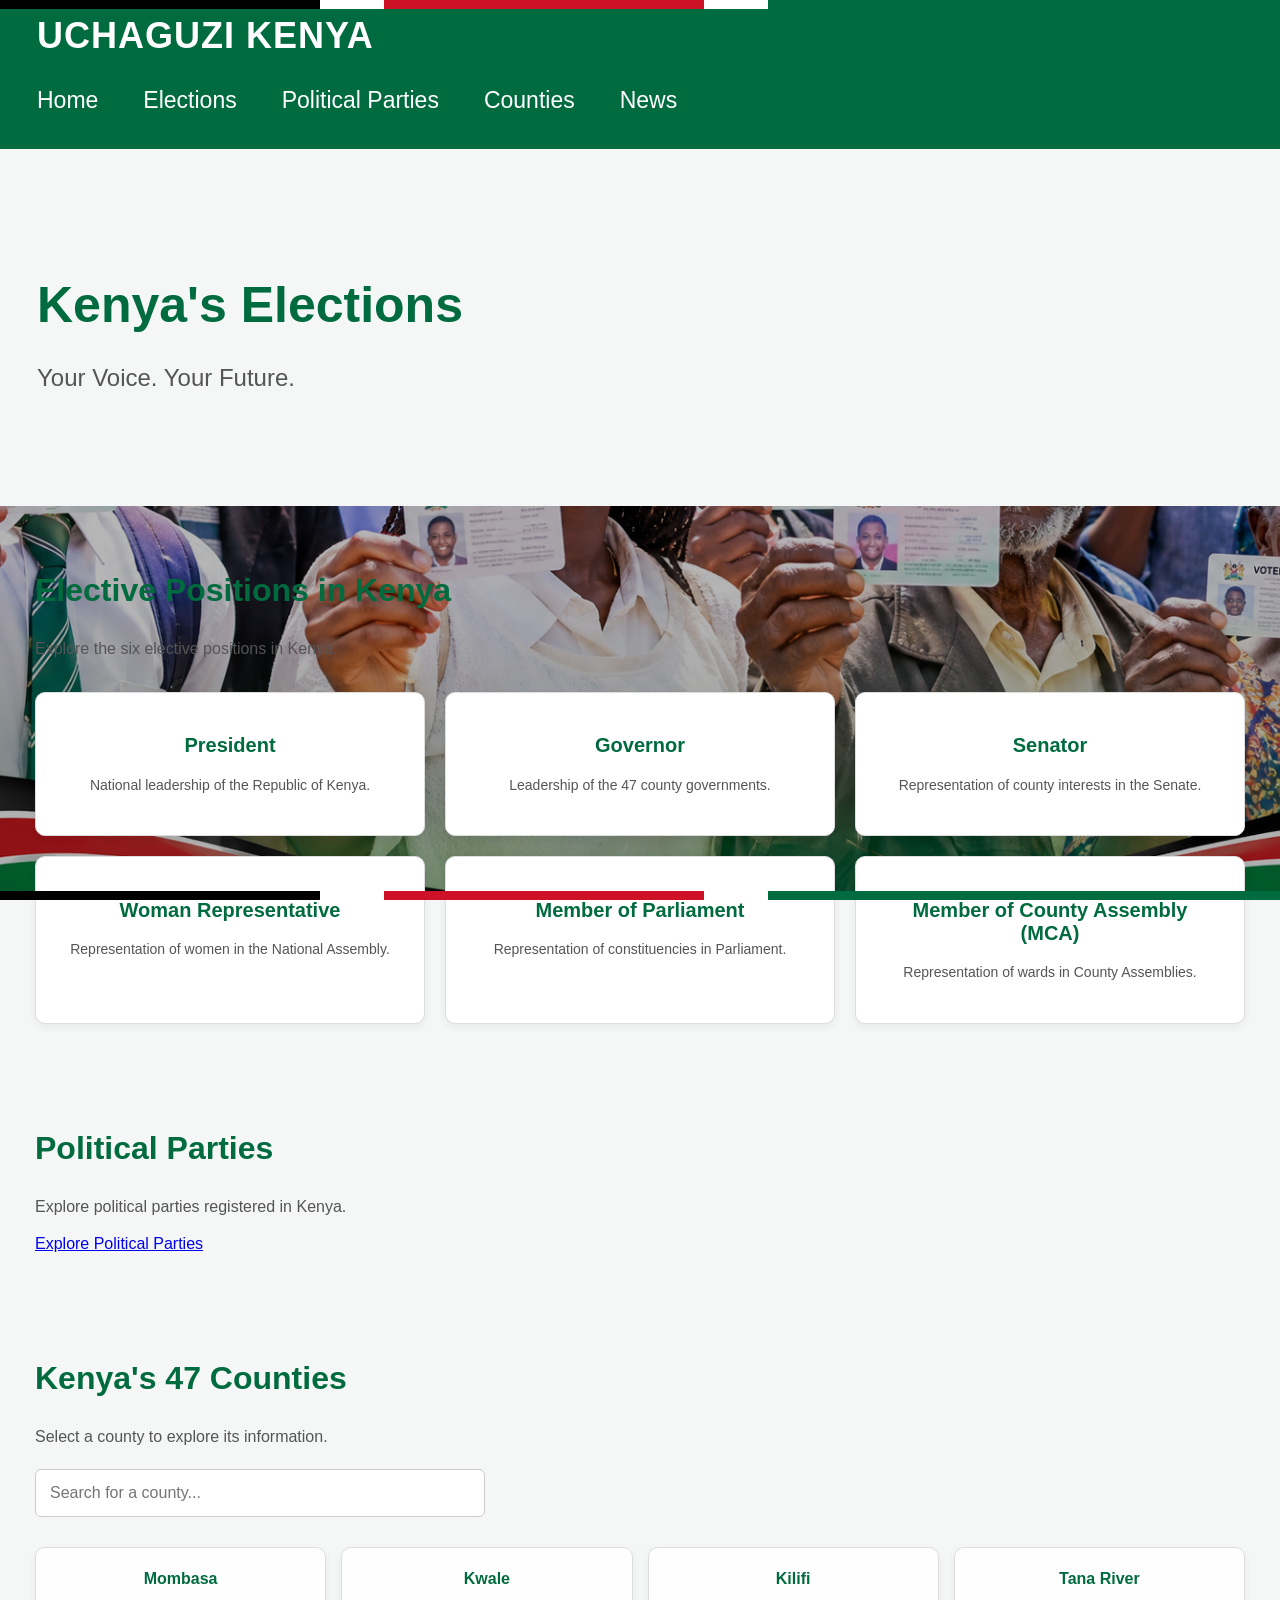
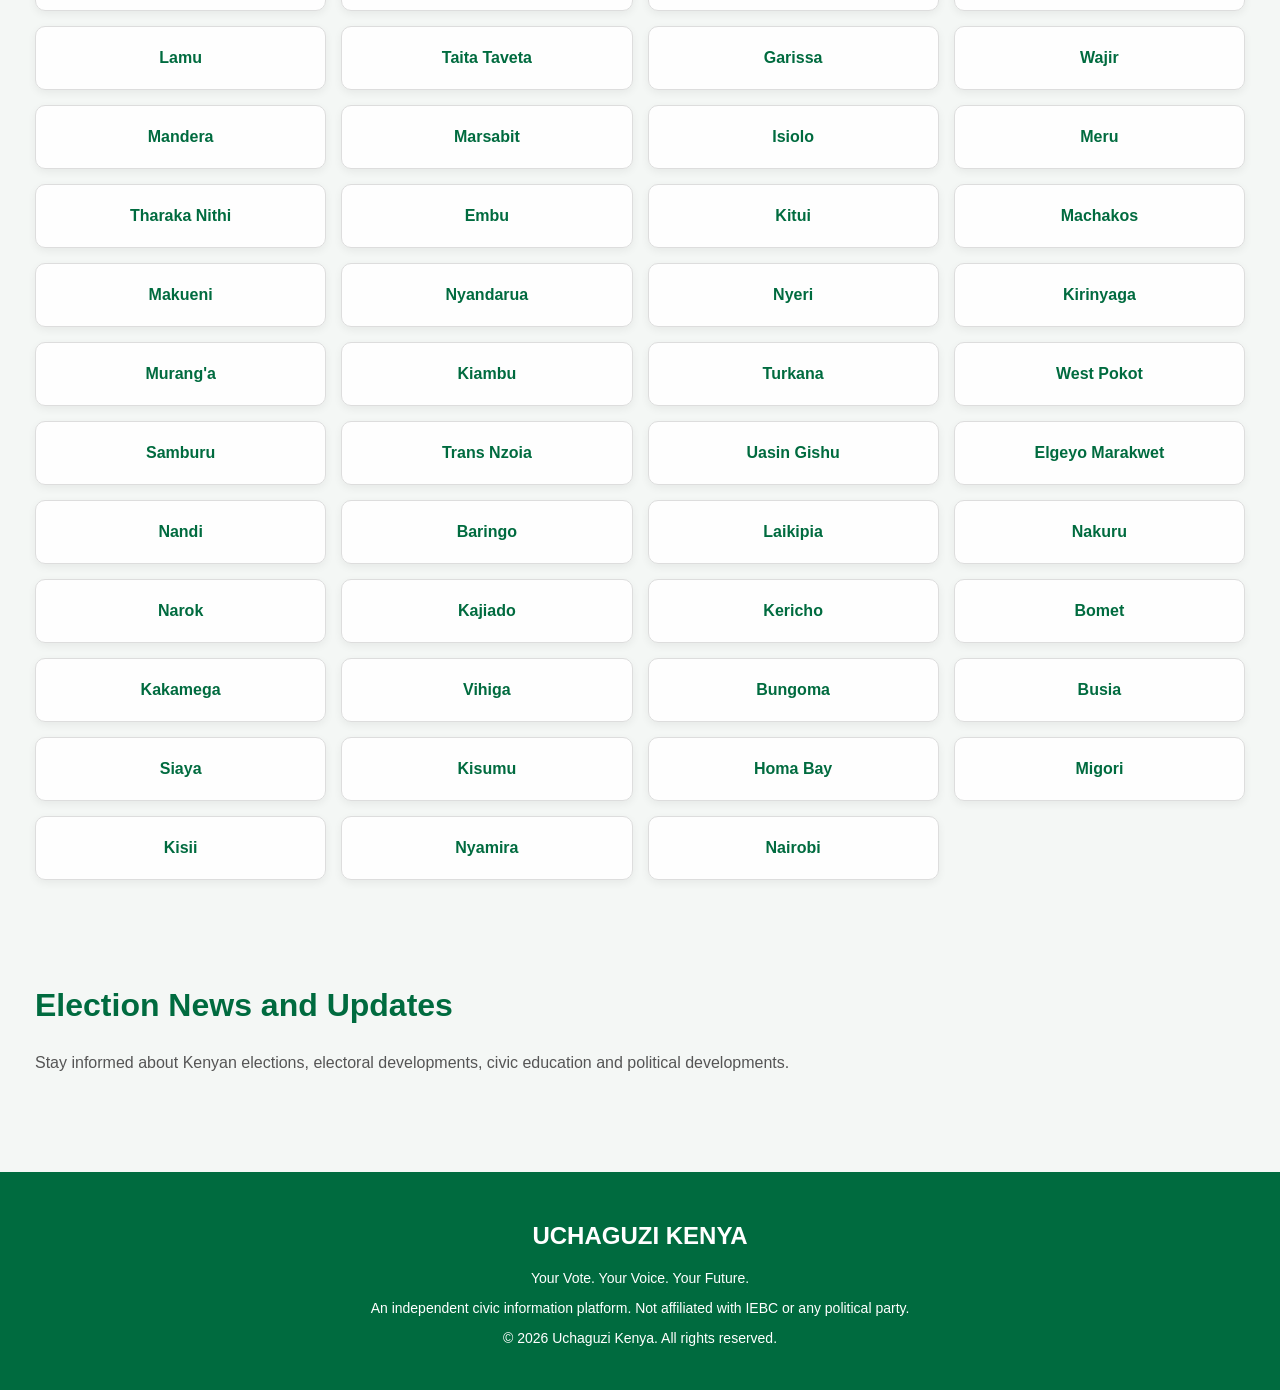
<file: index.html>
<!DOCTYPE html>
<html lang="en">

<head>
    <meta charset="UTF-8">
    <meta name="viewport" content="width=device-width, initial-scale=1.0">

    <title>Uchaguzi Kenya | Kenya Elections</title>

    <link rel="stylesheet" href="style.css">
</head>

<body>

    <header>

        <h2>UCHAGUZI KENYA</h2>

        <nav>
            <a href="index.html">Home</a>
            <a href="#elections">Elections</a>
            <a href="parties.html">Political Parties</a>
            <a href="#counties">Counties</a>
            <a href="#news">News</a>
        </nav>

    </header>


    <!-- HERO SECTION -->

    <section class="hero">

        <h1>Kenya's Elections</h1>

        <p>Your Voice. Your Future.</p>

    </section>


    <!-- ELECTIVE POSITIONS -->

    <section id="elections">

        <h1>Elective Positions in Kenya</h1>

        <p>Explore the six elective positions in Kenya.</p>

        <div class="positions-container">

            <div class="position-card">
                <h2>President</h2>
                <p>National leadership of the Republic of Kenya.</p>
            </div>

            <div class="position-card">
                <h2>Governor</h2>
                <p>Leadership of the 47 county governments.</p>
            </div>

            <div class="position-card">
                <h2>Senator</h2>
                <p>Representation of county interests in the Senate.</p>
            </div>

            <div class="position-card">
                <h2>Woman Representative</h2>
                <p>Representation of women in the National Assembly.</p>
            </div>

            <div class="position-card">
                <h2>Member of Parliament</h2>
                <p>Representation of constituencies in Parliament.</p>
            </div>

            <div class="position-card">
                <h2>Member of County Assembly (MCA)</h2>
                <p>Representation of wards in County Assemblies.</p>
            </div>

        </div>

    </section>


    <!-- POLITICAL PARTIES -->

    <section id="parties">

        <h1>Political Parties</h1>

        <p>
            Explore political parties registered in Kenya.
        </p>

        <a href="parties.html" class="main-button">
            Explore Political Parties
        </a>

    </section>


    <!-- COUNTIES -->

    <section id="counties">

        <h1>Kenya's 47 Counties</h1>

        <p>Select a county to explore its information.</p>

        <input
            type="text"
            id="countySearch"
            placeholder="Search for a county..."
        >

        <div class="counties-container">

            <div class="county-card">Mombasa</div>
            <div class="county-card">Kwale</div>
            <div class="county-card">Kilifi</div>
            <div class="county-card">Tana River</div>
            <div class="county-card">Lamu</div>
            <div class="county-card">Taita Taveta</div>
            <div class="county-card">Garissa</div>
            <div class="county-card">Wajir</div>
            <div class="county-card">Mandera</div>
            <div class="county-card">Marsabit</div>
            <div class="county-card">Isiolo</div>
            <div class="county-card">Meru</div>
            <div class="county-card">Tharaka Nithi</div>
            <div class="county-card">Embu</div>
            <div class="county-card">Kitui</div>
            <div class="county-card">Machakos</div>
            <div class="county-card">Makueni</div>
            <div class="county-card">Nyandarua</div>
            <div class="county-card">Nyeri</div>
            <div class="county-card">Kirinyaga</div>
            <div class="county-card">Murang'a</div>
            <div class="county-card">Kiambu</div>
            <div class="county-card">Turkana</div>
            <div class="county-card">West Pokot</div>
            <div class="county-card">Samburu</div>
            <div class="county-card">Trans Nzoia</div>
            <div class="county-card">Uasin Gishu</div>
            <div class="county-card">Elgeyo Marakwet</div>
            <div class="county-card">Nandi</div>
            <div class="county-card">Baringo</div>
            <div class="county-card">Laikipia</div>
            <div class="county-card">Nakuru</div>
            <div class="county-card">Narok</div>
            <div class="county-card">Kajiado</div>
            <div class="county-card">Kericho</div>
            <div class="county-card">Bomet</div>
            <div class="county-card">Kakamega</div>
            <div class="county-card">Vihiga</div>
            <div class="county-card">Bungoma</div>
            <div class="county-card">Busia</div>
            <div class="county-card">Siaya</div>
            <div class="county-card">Kisumu</div>
            <div class="county-card">Homa Bay</div>
            <div class="county-card">Migori</div>
            <div class="county-card">Kisii</div>
            <div class="county-card">Nyamira</div>
            <div class="county-card">Nairobi</div>

        </div>

    </section>


    <!-- NEWS -->

    <section id="news">

        <h1>Election News and Updates</h1>

        <p>
            Stay informed about Kenyan elections, electoral developments,
            civic education and political developments.
        </p>

    </section>


    <!-- FOOTER -->

    <footer>

        <h2>UCHAGUZI KENYA</h2>

        <p>Your Vote. Your Voice. Your Future.</p>

        <p>
            An independent civic information platform.
            Not affiliated with IEBC or any political party.
        </p>

        <p>&copy; 2026 Uchaguzi Kenya. All rights reserved.</p>

    </footer>


    <script src="script.js"></script>

</body>

</html>
</file>
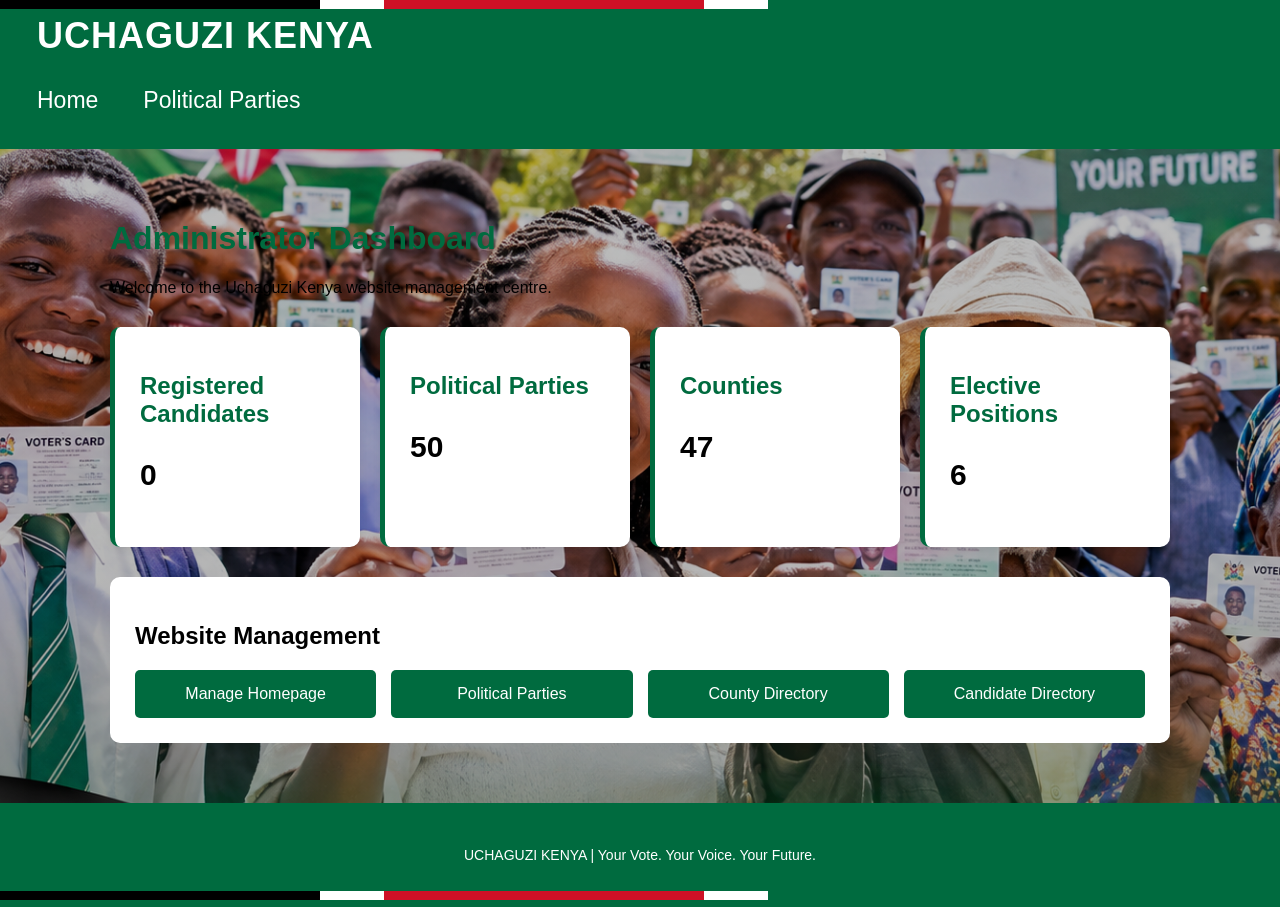
<file: admin.html>
<!DOCTYPE html>
<html lang="en">

<head>
    <meta charset="UTF-8">
    <meta name="viewport" content="width=device-width, initial-scale=1.0">

    <title>Admin Dashboard | Uchaguzi Kenya</title>

    <link rel="stylesheet" href="style.css">

    <style>
        body {
            background: #f4f7f5;
        }

        .dashboard {
            max-width: 1100px;
            margin: 30px auto;
            padding: 20px;
        }

        .dashboard h1 {
            color: #006b3f;
        }

        .dashboard-cards {
            display: grid;
            grid-template-columns: repeat(auto-fit, minmax(220px, 1fr));
            gap: 20px;
            margin-top: 30px;
        }

        .dashboard-card {
            background: white;
            padding: 25px;
            border-radius: 10px;
            border-left: 5px solid #006b3f;
            box-shadow: 0 2px 8px rgba(0,0,0,0.08);
        }

        .dashboard-card h2 {
            color: #006b3f;
        }

        .dashboard-card p {
            font-size: 30px;
            font-weight: bold;
        }

        .management-section {
            background: white;
            padding: 25px;
            margin-top: 30px;
            border-radius: 10px;
        }

        .management-links {
            display: grid;
            grid-template-columns: repeat(auto-fit, minmax(200px, 1fr));
            gap: 15px;
        }

        .management-links a {
            display: block;
            padding: 15px;
            background: #006b3f;
            color: white;
            text-decoration: none;
            text-align: center;
            border-radius: 5px;
        }

        .management-links a:hover {
            background: #004d2c;
        }
    </style>

</head>

<body>

<header>

    <h2>UCHAGUZI KENYA</h2>

    <nav>
        <a href="index.html">Home</a>
        <a href="parties.html">Political Parties</a>
    </nav>

</header>


<main class="dashboard">

    <h1>Administrator Dashboard</h1>

    <p>
        Welcome to the Uchaguzi Kenya website management centre.
    </p>


    <!-- STATISTICS -->

    <div class="dashboard-cards">

        <div class="dashboard-card">
            <h2>Registered Candidates</h2>
            <p id="candidateCount">0</p>
        </div>

        <div class="dashboard-card">
            <h2>Political Parties</h2>
            <p id="partyCount">50</p>
        </div>

        <div class="dashboard-card">
            <h2>Counties</h2>
            <p>47</p>
        </div>

        <div class="dashboard-card">
            <h2>Elective Positions</h2>
            <p>6</p>
        </div>

    </div>


    <!-- MANAGEMENT LINKS -->

    <div class="management-section">

        <h2>Website Management</h2>

        <div class="management-links">

            <a href="index.html">
                Manage Homepage
            </a>

            <a href="parties.html">
                Political Parties
            </a>

            <a href="county.html">
                County Directory
            </a>

            <a href="position.html">
                Candidate Directory
            </a>

        </div>

    </div>

</main>


<footer>

    <p>
        UCHAGUZI KENYA |
        Your Vote. Your Voice. Your Future.
    </p>

</footer>


<script>

// COUNT REGISTERED CANDIDATES

let totalCandidates = 0;

for (let i = 0; i < localStorage.length; i++) {

    const key = localStorage.key(i);

    if (key && key.startsWith("uchaguziCandidates_")) {

        try {

            const candidates = JSON.parse(
                localStorage.getItem(key)
            );

            if (Array.isArray(candidates)) {
                totalCandidates += candidates.length;
            }

        } catch (error) {

            console.log("Unable to read candidate data.");

        }

    }

}

document.getElementById("candidateCount").textContent =
    totalCandidates;

</script>

</body>
</html>
</file>
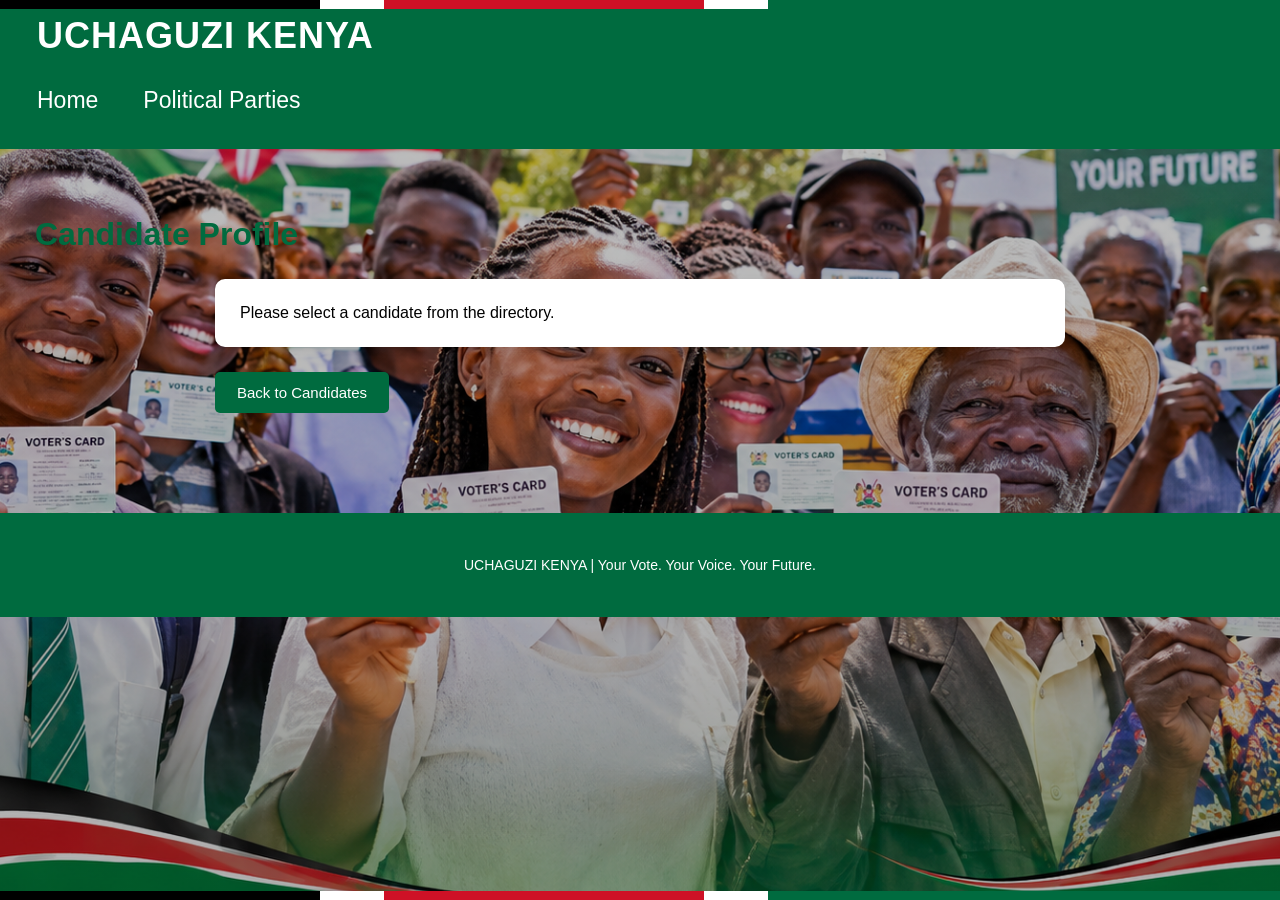
<file: candidate.html>
<!DOCTYPE html>
<html lang="en">

<head>
    <meta charset="UTF-8">
    <meta name="viewport" content="width=device-width, initial-scale=1.0">

    <title>Candidate Profile | Uchaguzi Kenya</title>

    <link rel="stylesheet" href="style.css">

    <style>

        body {
            background: #f4f7f5;
        }

        .profile-container,
        .edit-container {
            background: white;
            padding: 25px;
            border-radius: 10px;
            max-width: 850px;
            margin: 25px auto;
            box-shadow: 0 2px 8px rgba(0,0,0,0.08);
        }

        .profile-photo {
            width: 200px;
            height: 200px;
            object-fit: cover;
            border-radius: 10px;
        }

        .action-buttons {
            display: flex;
            gap: 12px;
            flex-wrap: wrap;
            max-width: 850px;
            margin: 20px auto;
        }

        button,
        .back-button {
            padding: 12px 22px;
            border: none;
            border-radius: 5px;
            cursor: pointer;
            font-size: 15px;
            text-decoration: none;
            display: inline-block;
        }

        .edit-button,
        .save-button,
        .back-button {
            background: #006b3f;
            color: white;
        }

        .delete-button {
            background: #ce1126;
            color: white;
        }

        .cancel-button {
            background: #555;
            color: white;
        }

        .edit-container label {
            display: block;
            margin-top: 15px;
            font-weight: bold;
        }

        .edit-container input,
        .edit-container textarea {
            width: 100%;
            padding: 12px;
            margin-top: 7px;
            box-sizing: border-box;
            border: 1px solid #ccc;
            border-radius: 5px;
        }

        .edit-container textarea {
            min-height: 100px;
        }

        #editMessage {
            font-weight: bold;
            color: #ce1126;
        }

    </style>

</head>

<body>

<header>

    <h2>UCHAGUZI KENYA</h2>

    <nav>
        <a href="index.html">Home</a>
        <a href="parties.html">Political Parties</a>
    </nav>

</header>


<section>

    <h1>Candidate Profile</h1>


    <!-- CANDIDATE INFORMATION -->

    <div class="profile-container" id="profileContainer">

        Loading candidate information...

    </div>


    <!-- ACTION BUTTONS -->

    <div class="action-buttons">

        <button
            type="button"
            id="editButton"
            class="edit-button">

            Edit Candidate

        </button>


        <button
            type="button"
            id="deleteButton"
            class="delete-button">

            Delete Candidate

        </button>


        <a
            href="#"
            id="backButton"
            class="back-button">

            Back to Candidates

        </a>

    </div>


    <!-- EDIT FORM -->

    <div
        class="edit-container"
        id="editContainer"
        style="display:none;">

        <h2>Edit Candidate Information</h2>


        <form id="editForm">

            <label for="editName">
                Candidate Full Name
            </label>

            <input
                type="text"
                id="editName"
                required>


            <label for="editParty">
                Political Party
            </label>

            <input
                type="text"
                id="editParty"
                required>


            <label for="editPhoto">
                Change Photograph
            </label>

            <input
                type="file"
                id="editPhoto"
                accept="image/*">

            <small>Maximum photograph size: 500 KB.</small>


            <label for="editBiography">
                Biography
            </label>

            <textarea
                id="editBiography"
                required></textarea>


            <label for="editManifesto">
                Manifesto
            </label>

            <textarea
                id="editManifesto"
                required></textarea>


            <br><br>


            <button
                type="submit"
                class="save-button">

                Save Changes

            </button>


            <button
                type="button"
                id="cancelButton"
                class="cancel-button">

                Cancel

            </button>

        </form>


        <p id="editMessage"></p>

    </div>

</section>


<footer>

    <p>
        UCHAGUZI KENYA |
        Your Vote. Your Voice. Your Future.
    </p>

</footer>


<script>

// GET INFORMATION FROM URL

const params = new URLSearchParams(window.location.search);

const county = params.get("county");

const position = params.get("position");

const candidateId = params.get("candidate");


// STORAGE KEY

const storageKey =
    "uchaguziCandidates_" + county + "_" + position;


// PAGE ELEMENTS

const profileContainer =
    document.getElementById("profileContainer");

const editContainer =
    document.getElementById("editContainer");

const editButton =
    document.getElementById("editButton");

const deleteButton =
    document.getElementById("deleteButton");

const backButton =
    document.getElementById("backButton");

const editForm =
    document.getElementById("editForm");

const editMessage =
    document.getElementById("editMessage");


let candidates = [];

let candidate = null;


// BACK BUTTON

if (county && position) {

    backButton.href =
        "position.html?county=" +
        encodeURIComponent(county) +
        "&position=" +
        encodeURIComponent(position);

} else {

    backButton.href = "index.html";

}


// LOAD CANDIDATE

function loadCandidate() {

    try {

        candidates = JSON.parse(
            localStorage.getItem(storageKey) || "[]"
        );

    } catch (error) {

        candidates = [];

    }


    candidate = candidates.find(function(item) {

        return String(item.id) === String(candidateId);

    });


    if (!candidate) {

        profileContainer.textContent =
            "Candidate not found.";

        editButton.style.display = "none";

        deleteButton.style.display = "none";

        return;

    }


    displayCandidate();

}


// DISPLAY PROFILE

function displayCandidate() {

    profileContainer.innerHTML = "";


    if (candidate.photo) {

        const photo = document.createElement("img");

        photo.src = candidate.photo;

        photo.alt = candidate.name;

        photo.className = "profile-photo";

        profileContainer.appendChild(photo);

    }


    const name = document.createElement("h2");

    name.textContent = candidate.name;


    const party = document.createElement("p");

    party.textContent =
        "Political Party: " + candidate.party;


    const countyText = document.createElement("p");

    countyText.textContent =
        "County: " + county;


    const positionText = document.createElement("p");

    positionText.textContent =
        "Elective Position: " + position;


    const bioHeading = document.createElement("h3");

    bioHeading.textContent = "Biography";


    const biography = document.createElement("p");

    biography.textContent = candidate.biography;


    const manifestoHeading = document.createElement("h3");

    manifestoHeading.textContent = "Manifesto";


    const manifesto = document.createElement("p");

    manifesto.textContent = candidate.manifesto;


    profileContainer.appendChild(name);

    profileContainer.appendChild(party);

    profileContainer.appendChild(countyText);

    profileContainer.appendChild(positionText);

    profileContainer.appendChild(bioHeading);

    profileContainer.appendChild(biography);

    profileContainer.appendChild(manifestoHeading);

    profileContainer.appendChild(manifesto);

}


// OPEN EDIT FORM

editButton.addEventListener("click", function() {

    if (!candidate) {

        alert("Candidate not found.");

        return;

    }


    document.getElementById("editName").value =
        candidate.name || "";

    document.getElementById("editParty").value =
        candidate.party || "";

    document.getElementById("editBiography").value =
        candidate.biography || "";

    document.getElementById("editManifesto").value =
        candidate.manifesto || "";


    editMessage.textContent = "";

    editContainer.style.display = "block";

    editContainer.scrollIntoView({
        behavior: "smooth"
    });

});


// CANCEL EDITING

document.getElementById("cancelButton")
.addEventListener("click", function() {

    editContainer.style.display = "none";

    editForm.reset();

});


// SAVE CHANGES

editForm.addEventListener("submit", function(event) {

    event.preventDefault();


    const newName =
        document.getElementById("editName").value.trim();

    const newParty =
        document.getElementById("editParty").value.trim();

    const newBiography =
        document.getElementById("editBiography").value.trim();

    const newManifesto =
        document.getElementById("editManifesto").value.trim();

    const photoFile =
        document.getElementById("editPhoto").files[0];


    function saveCandidate(newPhoto) {

        candidate.name = newName;

        candidate.party = newParty;

        candidate.biography = newBiography;

        candidate.manifesto = newManifesto;


        if (newPhoto) {

            candidate.photo = newPhoto;

        }


        try {

            localStorage.setItem(
                storageKey,
                JSON.stringify(candidates)
            );


            displayCandidate();

            editContainer.style.display = "none";

            editForm.reset();

            alert("Candidate updated successfully!");

        } catch (error) {

            editMessage.textContent =
                "Unable to save changes. Try a smaller photograph.";

        }

    }


    if (photoFile) {

        if (!photoFile.type.startsWith("image/")) {

            editMessage.textContent =
                "Please select a valid image.";

            return;

        }


        if (photoFile.size > 500 * 1024) {

            editMessage.textContent =
                "Photograph must not exceed 500 KB.";

            return;

        }


        const reader = new FileReader();


        reader.onload = function() {

            saveCandidate(reader.result);

        };


        reader.onerror = function() {

            editMessage.textContent =
                "Unable to read photograph.";

        };


        reader.readAsDataURL(photoFile);

    } else {

        saveCandidate(null);

    }

});


// DELETE CANDIDATE

deleteButton.addEventListener("click", function() {

    if (!candidate) return;


    const confirmation = confirm(

        "Are you sure you want to delete " +
        candidate.name + "?"

    );


    if (confirmation) {

        candidates = candidates.filter(function(item) {

            return String(item.id) !== String(candidateId);

        });


        localStorage.setItem(
            storageKey,
            JSON.stringify(candidates)
        );


        alert("Candidate deleted successfully!");


        window.location.href = backButton.href;

    }

});


// START PAGE

if (county && position && candidateId) {

    loadCandidate();

} else {

    profileContainer.textContent =
        "Please select a candidate from the directory.";

    editButton.style.display = "none";

    deleteButton.style.display = "none";

}

</script>

</body>
</html>
</file>
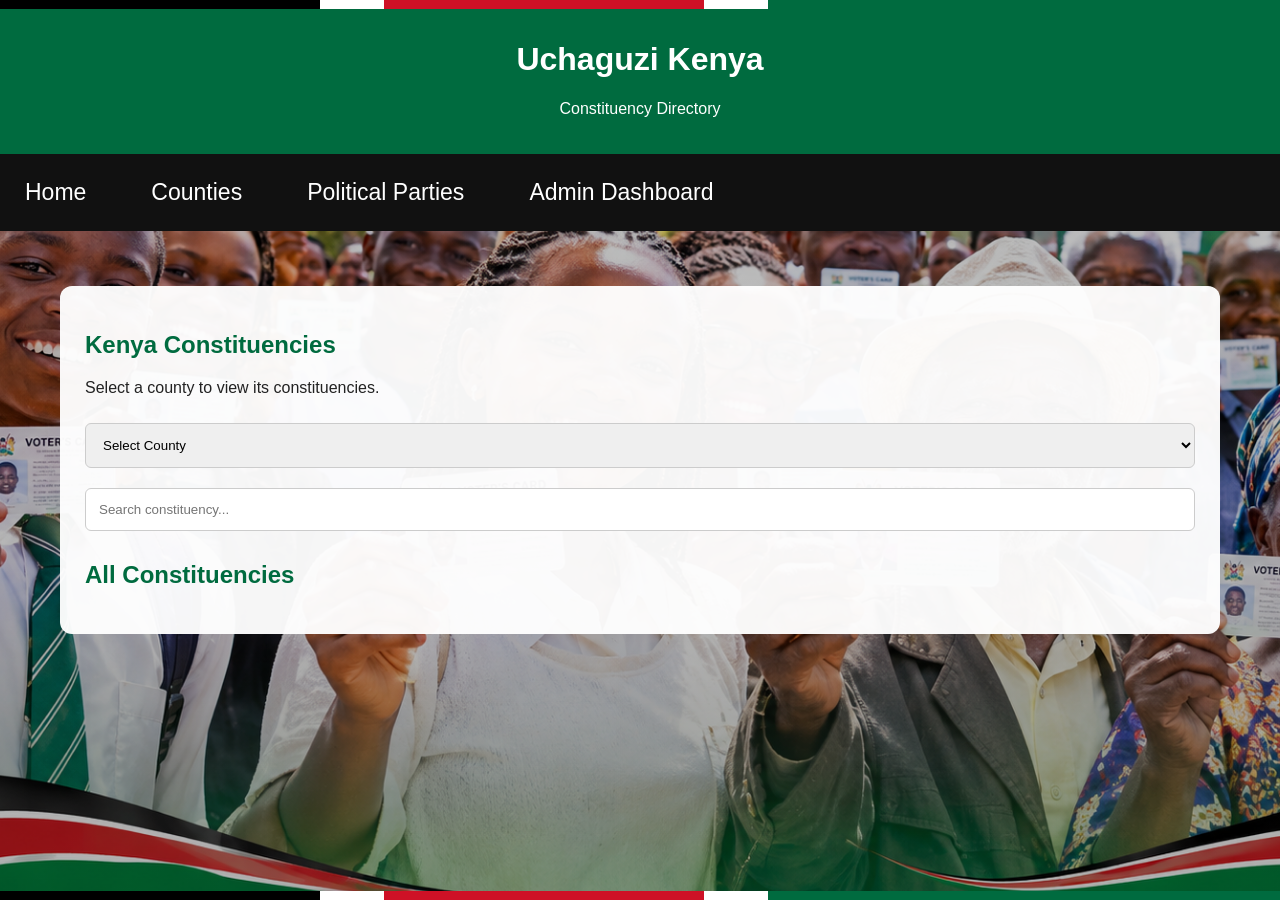
<file: constituencies.html>
<!DOCTYPE html>
<html lang="en">
<head>
<meta charset="UTF-8">
<meta name="viewport" content="width=device-width, initial-scale=1.0">
<title>Constituencies | Uchaguzi Kenya</title>
<link rel="stylesheet" href="style.css">

<style>
.page-container {
    max-width: 1200px;
    margin: 35px auto;
    padding: 20px;
}

.content-box {
    background: rgba(255,255,255,0.96);
    color: #222;
    padding: 25px;
    border-radius: 12px;
}

h2 {
    color: #006b3f;
}

select, input {
    width: 100%;
    padding: 13px;
    margin: 10px 0;
    border: 1px solid #ccc;
    border-radius: 6px;
}

.constituency-grid {
    display: grid;
    grid-template-columns: repeat(auto-fit, minmax(220px, 1fr));
    gap: 15px;
    margin-top: 20px;
}

.constituency-card {
    background: #f4f7f5;
    padding: 18px;
    border-left: 5px solid #006b3f;
    border-radius: 8px;
}

.constituency-card button {
    background: #006b3f;
    color: white;
    border: none;
    padding: 10px;
    border-radius: 5px;
    cursor: pointer;
}

header {
    background: #006b3f;
    color: white;
    padding: 20px;
    text-align: center;
}

nav {
    background: #111;
    padding: 15px;
    text-align: center;
}

nav a {
    color: white;
    text-decoration: none;
    margin: 10px;
}
</style>
</head>

<body>

<header>
    <h1>Uchaguzi Kenya</h1>
    <p>Constituency Directory</p>
</header>

<nav>
    <a href="index.html">Home</a>
    <a href="county.html">Counties</a>
    <a href="parties.html">Political Parties</a>
    <a href="admin.html">Admin Dashboard</a>
</nav>

<div class="page-container">
<div class="content-box">

<h2>Kenya Constituencies</h2>
<p>Select a county to view its constituencies.</p>

<select id="countySelect">
    <option value="">Select County</option>
</select>

<input type="text" id="search" placeholder="Search constituency...">

<h2 id="countyTitle">All Constituencies</h2>

<div class="constituency-grid" id="constituencyList"></div>

</div>
</div>

<script>
const counties = {
    "Mombasa": ["Changamwe","Jomvu","Kisauni","Nyali","Likoni","Mvita"],
    "Kwale": ["Msambweni","Lunga Lunga","Matuga","Kinango"],
    "Kilifi": ["Kilifi North","Kilifi South","Kaloleni","Rabai","Ganze","Malindi","Magarini"],
    "Tana River": ["Garsen","Galole","Bura"],
    "Lamu": ["Lamu East","Lamu West"],
    "Taita Taveta": ["Taveta","Wundanyi","Mwatate","Voi"],
    "Garissa": ["Garissa Township","Balambala","Lagdera","Dadaab","Fafi","Ijara"],
    "Wajir": ["Wajir North","Wajir East","Wajir South","Wajir West","Tarbaj","Eldas"],
    "Mandera": ["Mandera West","Banissa","Mandera North","Mandera South","Mandera East","Lafey"],
    "Marsabit": ["Moyale","North Horr","Saku","Laisamis"],
    "Isiolo": ["Isiolo North","Isiolo South"],
    "Meru": ["Igembe South","Igembe Central","Igembe North","Tigania West","Tigania East","North Imenti","Buuri","Central Imenti","South Imenti"],
    "Tharaka Nithi": ["Maara","Chuka/Igambang'ombe","Tharaka"],
    "Embu": ["Manyatta","Runyenjes","Mbeere South","Mbeere North"],
    "Kitui": ["Mwingi North","Mwingi West","Mwingi Central","Kitui West","Kitui Rural","Kitui Central","Kitui East","Kitui South"],
    "Machakos": ["Masinga","Yatta","Kangundo","Matungulu","Kathiani","Mavoko","Machakos Town","Mwala"],
    "Makueni": ["Mbooni","Kilome","Kaiti","Makueni","Kibwezi West","Kibwezi East"],
    "Nyandarua": ["Kinangop","Kipipiri","Ol Kalou","Ol Jorok","Ndaragwa"],
    "Nyeri": ["Tetu","Kieni","Mathira","Othaya","Mukurweini","Nyeri Town"],
    "Kirinyaga": ["Mwea","Gichugu","Ndia","Kirinyaga Central"],
    "Murang'a": ["Kangema","Mathioya","Kiharu","Kigumo","Maragwa","Kandara","Gatanga"],
    "Kiambu": ["Gatundu South","Gatundu North","Juja","Thika Town","Ruiru","Githunguri","Kiambu","Kiambaa","Kabete","Kikuyu","Limuru","Lari"],
    "Turkana": ["Turkana North","Turkana West","Turkana Central","Loima","Turkana South","Turkana East"],
    "West Pokot": ["Kapenguria","Sigor","Kacheliba","Pokot South"],
    "Samburu": ["Samburu West","Samburu North","Samburu East"],
    "Trans Nzoia": ["Kwanza","Endebess","Saboti","Kiminini","Cherangany"],
    "Uasin Gishu": ["Soy","Turbo","Moiben","Ainabkoi","Kapseret","Kesses"],
    "Elgeyo Marakwet": ["Marakwet East","Marakwet West","Keiyo North","Keiyo South"],
    "Nandi": ["Tinderet","Aldai","Nandi Hills","Chesumei","Emgwen","Mosop"],
    "Baringo": ["Tiaty","Baringo North","Baringo Central","Baringo South","Mogotio","Eldama Ravine"],
    "Laikipia": ["Laikipia West","Laikipia East","Laikipia North"],
    "Nakuru": ["Molo","Njoro","Naivasha","Gilgil","Kuresoi South","Kuresoi North","Subukia","Rongai","Bahati","Nakuru Town West","Nakuru Town East"],
    "Narok": ["Kilgoris","Emurua Dikirr","Narok North","Narok East","Narok South","Narok West"],
    "Kajiado": ["Kajiado North","Kajiado Central","Kajiado East","Kajiado West","Kajiado South"],
    "Kericho": ["Kipkelion East","Kipkelion West","Ainamoi","Bureti","Belgut","Sigowet/Soin"],
    "Bomet": ["Sotik","Chepalungu","Bomet East","Bomet Central","Konoin"],
    "Kakamega": ["Lugari","Likuyani","Malava","Lurambi","Navakholo","Mumias West","Mumias East","Matungu","Butere","Khwisero","Shinyalu","Ikolomani"],
    "Vihiga": ["Vihiga","Sabatia","Hamisi","Luanda","Emuhaya"],
    "Bungoma": ["Mt Elgon","Sirisia","Kabuchai","Bumula","Kanduyi","Webuye East","Webuye West","Kimilili","Tongaren"],
    "Busia": ["Teso North","Teso South","Nambale","Matayos","Butula","Funyula","Budalangi"],
    "Siaya": ["Ugenya","Ugunja","Alego Usonga","Gem","Bondo","Rarieda"],
    "Kisumu": ["Kisumu East","Kisumu West","Kisumu Central","Seme","Nyando","Muhoroni","Nyakach"],
    "Homa Bay": ["Kasipul","Kabondo Kasipul","Karachuonyo","Rangwe","Homa Bay Town","Ndhiwa","Mbita","Suba North"],
    "Migori": ["Rongo","Awendo","Suna East","Suna West","Uriri","Nyatike","Kuria West","Kuria East"],
    "Kisii": ["Bonchari","South Mugirango","Bomachoge Borabu","Bobasi","Bomachoge Chache","Nyaribari Masaba","Nyaribari Chache","Kitutu Chache North","Kitutu Chache South"],
    "Nyamira": ["Kitutu Masaba","West Mugirango","North Mugirango","Borabu"],
    "Nairobi": ["Westlands","Dagoretti North","Dagoretti South","Lang'ata","Kibra","Roysambu","Kasarani","Ruaraka","Embakasi South","Embakasi North","Embakasi Central","Embakasi East","Embakasi West","Makadara","Kamukunji","Starehe","Mathare"]
};

const countySelect = document.getElementById("countySelect");
const constituencyList = document.getElementById("constituencyList");
const countyTitle = document.getElementById("countyTitle");
const search = document.getElementById("search");

Object.keys(counties).forEach(county => {
    const option = document.createElement("option");
    option.value = county;
    option.textContent = county;
    countySelect.appendChild(option);
});

function displayConstituencies() {
    const county = countySelect.value;
    const term = search.value.toLowerCase();

    constituencyList.innerHTML = "";

    if (!county) {
        countyTitle.textContent = "Select a County";
        return;
    }

    countyTitle.textContent = county + " County Constituencies";

    counties[county]
        .filter(name => name.toLowerCase().includes(term))
        .forEach(name => {
            const card = document.createElement("div");
            card.className = "constituency-card";

            const title = document.createElement("h3");
            title.textContent = name;

            const button = document.createElement("button");
            button.textContent = "View Candidates";
            button.onclick = () => {
                window.location.href =
                    "position.html?county=" + encodeURIComponent(county) +
                    "&position=" + encodeURIComponent("Member of Parliament") +
                    "&constituency=" + encodeURIComponent(name);
            };

            card.appendChild(title);
            card.appendChild(button);
            constituencyList.appendChild(card);
        });

    if (constituencyList.children.length === 0) {
        constituencyList.textContent = "No matching constituencies found.";
    }
}

countySelect.addEventListener("change", displayConstituencies);
search.addEventListener("input", displayConstituencies);
</script>

</body>
</html>
</file>
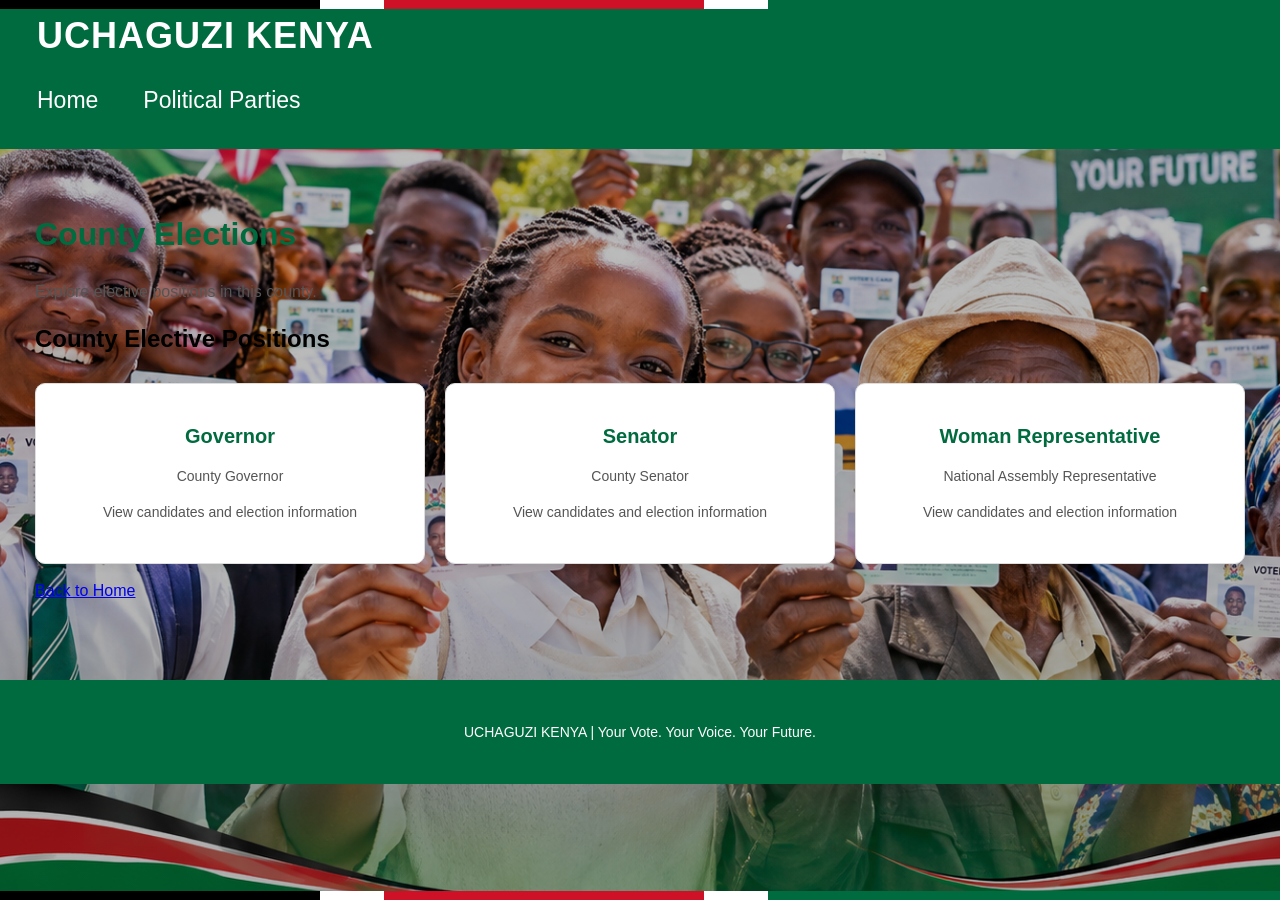
<file: county.html>
<!DOCTYPE html>
<html lang="en">

<head>
    <meta charset="UTF-8">
    <meta name="viewport" content="width=device-width, initial-scale=1.0">

    <title>County Elections | Uchaguzi Kenya</title>

    <link rel="stylesheet" href="style.css">

    <style>
        .position-card {
            display: block;
            text-decoration: none;
            color: inherit;
            cursor: pointer;
        }

        .position-card:hover {
            transform: translateY(-5px);
        }
    </style>

</head>

<body>

    <!-- HEADER -->
    <header>

        <h2>UCHAGUZI KENYA</h2>

        <nav>
            <a href="index.html">Home</a>
            <a href="parties.html">Political Parties</a>
        </nav>

    </header>


    <!-- COUNTY SECTION -->
    <section>

        <h1 id="countyName">County Elections</h1>

        <p id="countyMessage">
            Explore elective positions in this county.
        </p>


        <h2>County Elective Positions</h2>


        <div class="positions-container">

            <!-- GOVERNOR -->
            <a href="position.html?county=Mombasa&position=Governor"
               class="position-card"
               id="governorLink">

                <h2>Governor</h2>

                <p>County Governor</p>

                <p>View candidates and election information</p>

            </a>


            <!-- SENATOR -->
            <a href="position.html?county=Mombasa&position=Senator"
               class="position-card"
               id="senatorLink">

                <h2>Senator</h2>

                <p>County Senator</p>

                <p>View candidates and election information</p>

            </a>


            <!-- WOMAN REPRESENTATIVE -->
            <a href="position.html?county=Mombasa&position=Woman%20Representative"
               class="position-card"
               id="womanRepLink">

                <h2>Woman Representative</h2>

                <p>National Assembly Representative</p>

                <p>View candidates and election information</p>

            </a>

        </div>


        <br>

        <a href="index.html" class="main-button">
            Back to Home
        </a>

    </section>


    <!-- FOOTER -->
    <footer>

        <p>
            UCHAGUZI KENYA |
            Your Vote. Your Voice. Your Future.
        </p>

    </footer>


    <!-- COUNTY JAVASCRIPT -->
    <script>

        const parameters = new URLSearchParams(window.location.search);

        const county = parameters.get("county");

        if (county) {

            document.getElementById("countyName").textContent =
                county.toUpperCase() + " COUNTY";

            document.getElementById("countyMessage").textContent =
                "Elective positions in " + county + " County.";

            // GOVERNOR LINK
            document.getElementById("governorLink").href =
                "position.html?county=" +
                encodeURIComponent(county) +
                "&position=Governor";

            // SENATOR LINK
            document.getElementById("senatorLink").href =
                "position.html?county=" +
                encodeURIComponent(county) +
                "&position=Senator";

            // WOMAN REPRESENTATIVE LINK
            document.getElementById("womanRepLink").href =
                "position.html?county=" +
                encodeURIComponent(county) +
                "&position=Woman%20Representative";

        }

    </script>

</body>

</html>
</file>
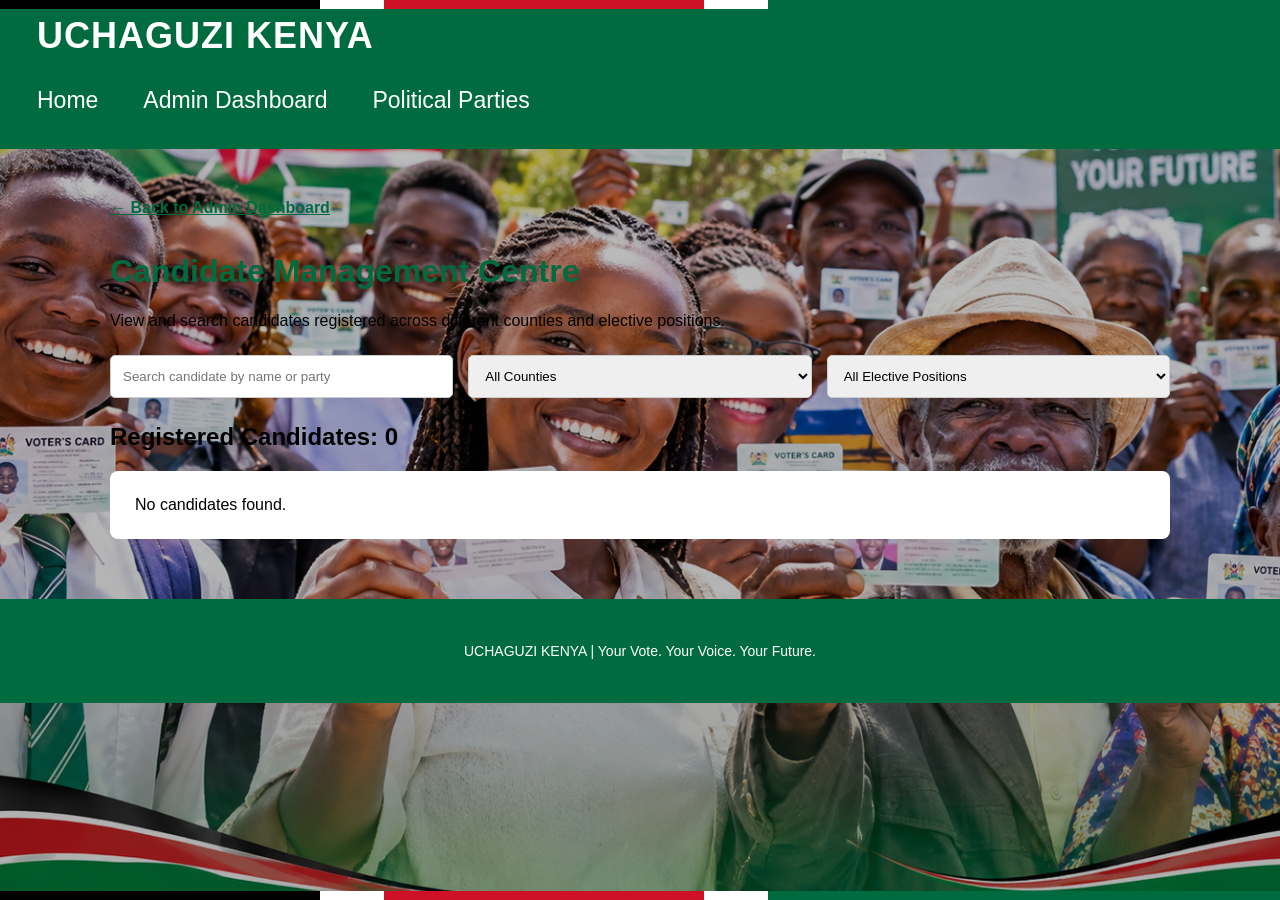
<file: manage-candidates.html>
<!DOCTYPE html>
<html lang="en">

<head>
    <meta charset="UTF-8">
    <meta name="viewport" content="width=device-width, initial-scale=1.0">

    <title>Manage Candidates | Uchaguzi Kenya</title>

    <link rel="stylesheet" href="style.css">

    <style>
        body {
            background: #f4f7f5;
        }

        .container {
            max-width: 1100px;
            margin: 30px auto;
            padding: 20px;
        }

        h1 {
            color: #006b3f;
        }

        .filters {
            display: grid;
            grid-template-columns: repeat(auto-fit, minmax(220px, 1fr));
            gap: 15px;
            margin: 25px 0;
        }

        .filters input,
        .filters select {
            padding: 12px;
            border: 1px solid #ccc;
            border-radius: 5px;
            width: 100%;
            box-sizing: border-box;
        }

        .candidate-grid {
            display: grid;
            grid-template-columns: repeat(auto-fit, minmax(260px, 1fr));
            gap: 20px;
        }

        .candidate-card {
            background: white;
            padding: 20px;
            border-radius: 10px;
            box-shadow: 0 2px 8px rgba(0,0,0,0.08);
        }

        .candidate-card img {
            width: 100%;
            height: 190px;
            object-fit: cover;
            border-radius: 7px;
        }

        .candidate-card h3 {
            color: #006b3f;
        }

        .view-button {
            display: inline-block;
            background: #006b3f;
            color: white;
            padding: 10px 16px;
            text-decoration: none;
            border-radius: 5px;
            margin-top: 10px;
        }

        .no-results {
            background: white;
            padding: 25px;
            border-radius: 8px;
        }

        .back-link {
            display: inline-block;
            margin-bottom: 15px;
            color: #006b3f;
            font-weight: bold;
        }
    </style>

</head>

<body>

<header>

    <h2>UCHAGUZI KENYA</h2>

    <nav>
        <a href="index.html">Home</a>
        <a href="admin.html">Admin Dashboard</a>
        <a href="parties.html">Political Parties</a>
    </nav>

</header>


<main class="container">

    <a href="admin.html" class="back-link">
        ← Back to Admin Dashboard
    </a>

    <h1>Candidate Management Centre</h1>

    <p>
        View and search candidates registered across different
        counties and elective positions.
    </p>


    <!-- SEARCH AND FILTERS -->

    <div class="filters">

        <input
            type="text"
            id="searchInput"
            placeholder="Search candidate by name or party">

        <select id="countyFilter">
            <option value="">All Counties</option>
        </select>

        <select id="positionFilter">
            <option value="">All Elective Positions</option>
            <option value="President">President</option>
            <option value="Governor">Governor</option>
            <option value="Senator">Senator</option>
            <option value="Woman Representative">Woman Representative</option>
            <option value="Member of Parliament">Member of Parliament</option>
            <option value="MCA">MCA</option>
        </select>

    </div>


    <h2 id="totalCandidates">Registered Candidates: 0</h2>


    <!-- CANDIDATE DIRECTORY -->

    <div class="candidate-grid" id="candidateGrid">

    </div>

</main>


<footer>

    <p>
        UCHAGUZI KENYA |
        Your Vote. Your Voice. Your Future.
    </p>

</footer>


<script>

const candidateGrid =
    document.getElementById("candidateGrid");

const searchInput =
    document.getElementById("searchInput");

const countyFilter =
    document.getElementById("countyFilter");

const positionFilter =
    document.getElementById("positionFilter");

const totalCandidates =
    document.getElementById("totalCandidates");


let allCandidates = [];


// LOAD ALL CANDIDATES

function loadAllCandidates() {

    allCandidates = [];

    for (let i = 0; i < localStorage.length; i++) {

        const key = localStorage.key(i);

        if (key && key.startsWith("uchaguziCandidates_")) {

            try {

                const candidates = JSON.parse(
                    localStorage.getItem(key) || "[]"
                );

                if (Array.isArray(candidates)) {

                    const parts = key.split("_");

                    const county = parts[1];

                    const position = parts.slice(2).join("_");

                    candidates.forEach(function(candidate) {

                        allCandidates.push({

                            ...candidate,

                            county: county,

                            position: position

                        });

                    });

                }

            } catch (error) {

                console.log("Unable to read candidate information.");

            }

        }

    }


    populateCountyFilter();

    displayCandidates();

}


// POPULATE COUNTY FILTER

function populateCountyFilter() {

    const counties = [];

    allCandidates.forEach(function(candidate) {

        if (!counties.includes(candidate.county)) {

            counties.push(candidate.county);

        }

    });

    counties.sort();

    countyFilter.innerHTML =
        '<option value="">All Counties</option>';

    counties.forEach(function(county) {

        const option = document.createElement("option");

        option.value = county;

        option.textContent = county;

        countyFilter.appendChild(option);

    });

}


// DISPLAY CANDIDATES

function displayCandidates() {

    candidateGrid.innerHTML = "";

    const searchTerm =
        searchInput.value.toLowerCase().trim();

    const selectedCounty =
        countyFilter.value;

    const selectedPosition =
        positionFilter.value;


    const filteredCandidates = allCandidates.filter(function(candidate) {

        const name =
            (candidate.name || "").toLowerCase();

        const party =
            (candidate.party || "").toLowerCase();

        const matchesSearch =
            name.includes(searchTerm) ||
            party.includes(searchTerm);

        const matchesCounty =
            !selectedCounty ||
            candidate.county === selectedCounty;

        const matchesPosition =
            !selectedPosition ||
            candidate.position === selectedPosition;

        return matchesSearch &&
               matchesCounty &&
               matchesPosition;

    });


    totalCandidates.textContent =
        "Registered Candidates: " + filteredCandidates.length;


    if (filteredCandidates.length === 0) {

        candidateGrid.innerHTML =
            '<div class="no-results">No candidates found.</div>';

        return;

    }


    filteredCandidates.forEach(function(candidate) {

        const card = document.createElement("div");

        card.className = "candidate-card";


        if (candidate.photo) {

            const photo = document.createElement("img");

            photo.src = candidate.photo;

            photo.alt = candidate.name || "Candidate photograph";

            card.appendChild(photo);

        }


        const name = document.createElement("h3");

        name.textContent = candidate.name;


        const party = document.createElement("p");

        party.textContent =
            "Political Party: " + candidate.party;


        const county = document.createElement("p");

        county.textContent =
            "County: " + candidate.county;


        const position = document.createElement("p");

        position.textContent =
            "Position: " + candidate.position;


        const viewButton = document.createElement("a");

        viewButton.className = "view-button";

        viewButton.textContent = "View Profile";

        viewButton.href =
            "candidate.html?county=" +
            encodeURIComponent(candidate.county) +
            "&position=" +
            encodeURIComponent(candidate.position) +
            "&candidate=" +
            encodeURIComponent(candidate.id);


        card.appendChild(name);

        card.appendChild(party);

        card.appendChild(county);

        card.appendChild(position);

        card.appendChild(viewButton);


        candidateGrid.appendChild(card);

    });

}


// SEARCH AND FILTER EVENTS

searchInput.addEventListener("input", displayCandidates);

countyFilter.addEventListener("change", displayCandidates);

positionFilter.addEventListener("change", displayCandidates);


// START

loadAllCandidates();

</script>

</body>
</html>
</file>
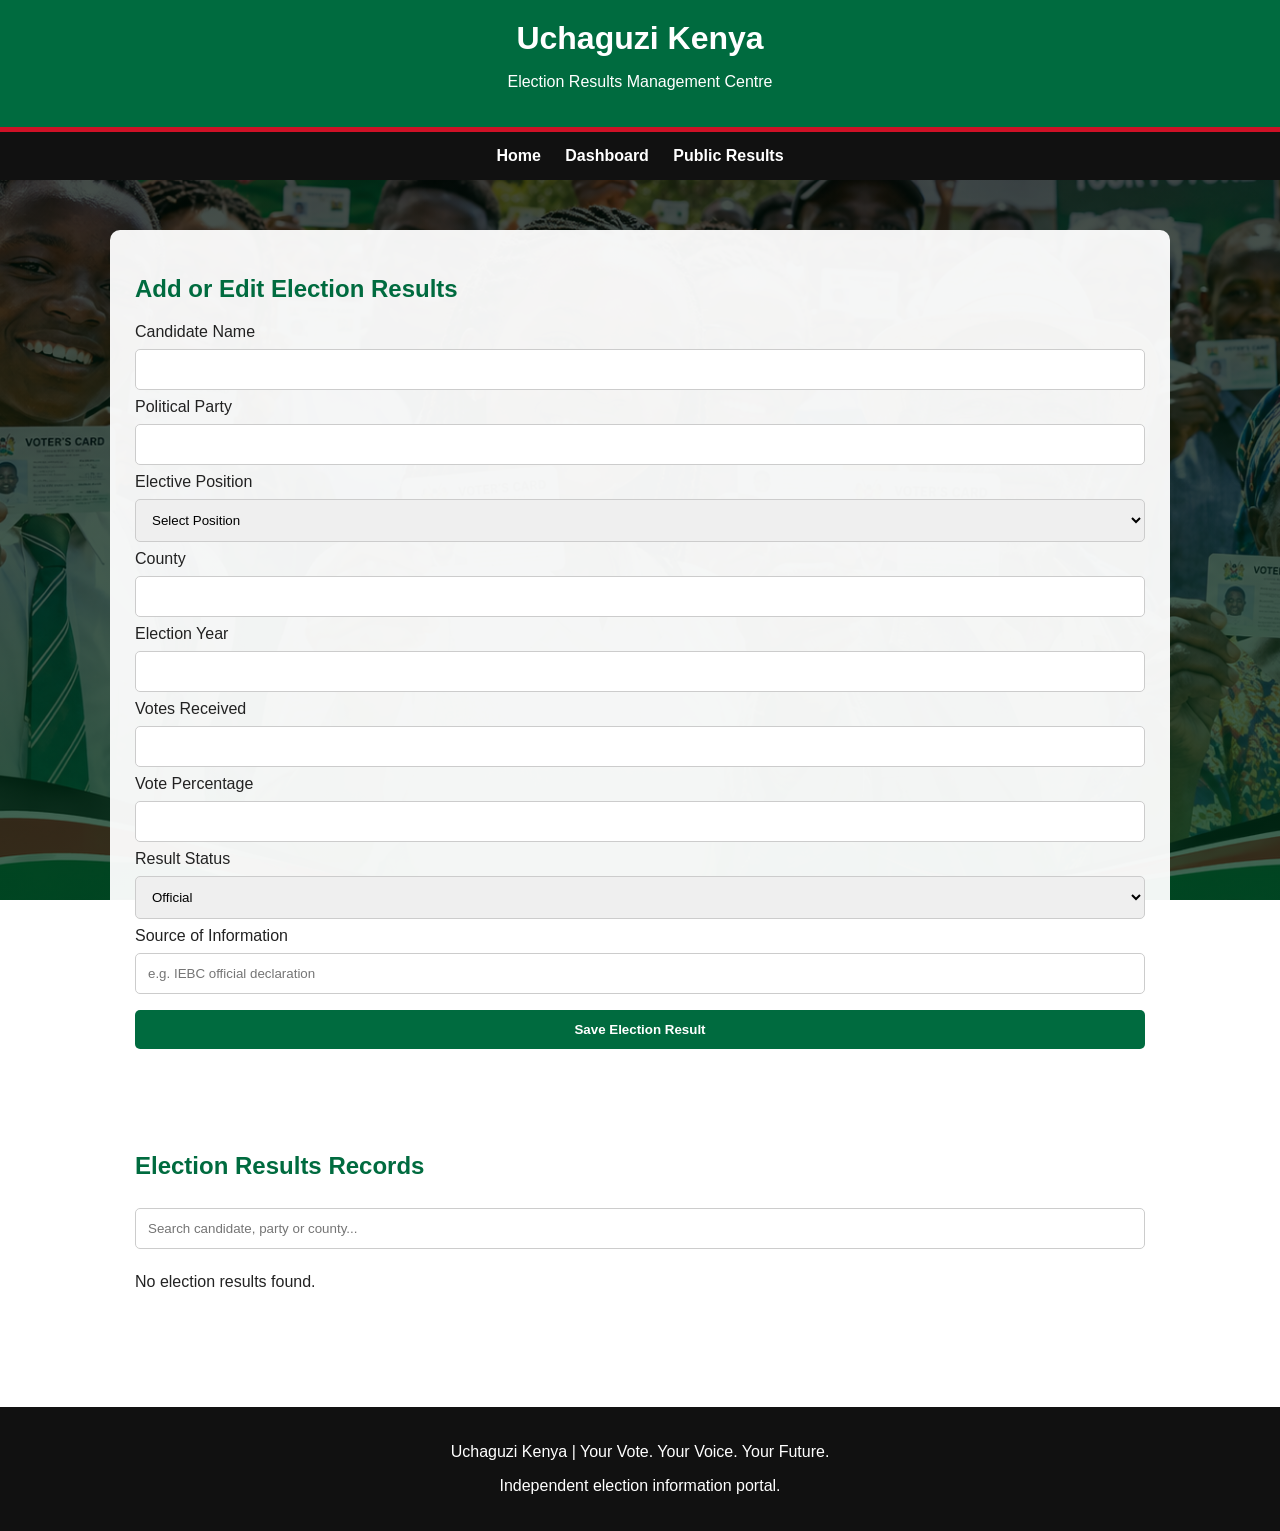
<file: manage-results.html>
<!DOCTYPE html>
<html lang="en">
<head>
<meta charset="UTF-8">
<meta name="viewport" content="width=device-width, initial-scale=1.0">
<title>Manage Election Results | Uchaguzi Kenya</title>

<style>
* {
    box-sizing: border-box;
}

body {
    margin: 0;
    font-family: Arial, sans-serif;
    color: white;
    background:
        linear-gradient(rgba(0,0,0,0.72), rgba(0,50,25,0.75)),
        url("voters-background.png");
    background-size: cover;
    background-position: center;
    background-attachment: fixed;
    min-height: 100vh;
}

header {
    background: #006b3f;
    padding: 20px;
    text-align: center;
    border-bottom: 5px solid #ce1126;
}

header h1 {
    margin: 0;
}

nav {
    background: #111;
    padding: 15px;
    text-align: center;
}

nav a {
    color: white;
    text-decoration: none;
    margin: 10px;
    font-weight: bold;
}

.container {
    max-width: 1100px;
    margin: 30px auto;
    padding: 20px;
}

.panel {
    background: rgba(255,255,255,0.95);
    color: #222;
    padding: 25px;
    border-radius: 10px;
    margin-bottom: 25px;
}

h2 {
    color: #006b3f;
}

input, select, button {
    width: 100%;
    padding: 12px;
    margin: 8px 0;
    border: 1px solid #ccc;
    border-radius: 5px;
}

button {
    background: #006b3f;
    color: white;
    border: none;
    cursor: pointer;
    font-weight: bold;
}

button:hover {
    background: #004d2c;
}

.delete {
    background: #ce1126;
}

.result {
    background: #f1f1f1;
    padding: 15px;
    margin: 10px 0;
    border-left: 5px solid #006b3f;
    border-radius: 5px;
}

.result button {
    width: auto;
    padding: 8px 15px;
}

footer {
    text-align: center;
    padding: 20px;
    background: #111;
}
</style>
</head>

<body>

<header>
    <h1>Uchaguzi Kenya</h1>
    <p>Election Results Management Centre</p>
</header>

<nav>
    <a href="index.html">Home</a>
    <a href="admin.html">Dashboard</a>
    <a href="results.html">Public Results</a>
</nav>

<div class="container">

    <div class="panel">
        <h2>Add or Edit Election Results</h2>

        <form id="resultForm">
            <input type="hidden" id="editIndex">

            <label>Candidate Name</label>
            <input type="text" id="candidate" required>

            <label>Political Party</label>
            <input type="text" id="party" required>

            <label>Elective Position</label>
            <select id="position" required>
                <option value="">Select Position</option>
                <option>President</option>
                <option>Governor</option>
                <option>Senator</option>
                <option>Woman Representative</option>
                <option>Member of Parliament</option>
                <option>MCA</option>
            </select>

            <label>County</label>
            <input type="text" id="county" required>

            <label>Election Year</label>
            <input type="number" id="year" required>

            <label>Votes Received</label>
            <input type="number" id="votes" min="0" required>

            <label>Vote Percentage</label>
            <input type="number" id="percentage" min="0" max="100" step="0.01">

            <label>Result Status</label>
            <select id="status" required>
                <option value="Official">Official</option>
                <option value="Unofficial">Unofficial</option>
                <option value="Pending Verification">Pending Verification</option>
            </select>

            <label>Source of Information</label>
            <input type="text" id="source" placeholder="e.g. IEBC official declaration" required>

            <button type="submit">Save Election Result</button>
        </form>
    </div>

    <div class="panel">
        <h2>Election Results Records</h2>

        <input type="text" id="search" placeholder="Search candidate, party or county...">

        <div id="resultsList"></div>
    </div>

</div>

<footer>
    <p>Uchaguzi Kenya | Your Vote. Your Voice. Your Future.</p>
    <p>Independent election information portal.</p>
</footer>

<script>
let results = JSON.parse(localStorage.getItem("uchaguziResults")) || [];

const form = document.getElementById("resultForm");
const list = document.getElementById("resultsList");

function saveResults() {
    localStorage.setItem("uchaguziResults", JSON.stringify(results));
}

function displayResults(searchTerm = "") {
    list.innerHTML = "";

    const filtered = results.filter(result =>
        Object.values(result).some(value =>
            String(value).toLowerCase().includes(searchTerm.toLowerCase())
        )
    );

    if (filtered.length === 0) {
        list.innerHTML = "<p>No election results found.</p>";
        return;
    }

    filtered.forEach(result => {
        const index = results.indexOf(result);

        list.innerHTML += `
            <div class="result">
                <h3>${escapeHTML(result.candidate)}</h3>
                <p><strong>Party:</strong> ${escapeHTML(result.party)}</p>
                <p><strong>Position:</strong> ${escapeHTML(result.position)}</p>
                <p><strong>County:</strong> ${escapeHTML(result.county)}</p>
                <p><strong>Year:</strong> ${escapeHTML(result.year)}</p>
                <p><strong>Votes:</strong> ${escapeHTML(result.votes)}</p>
                <p><strong>Percentage:</strong> ${escapeHTML(result.percentage)}%</p>
                <p><strong>Status:</strong> ${escapeHTML(result.status)}</p>
                <p><strong>Source:</strong> ${escapeHTML(result.source)}</p>

                <button onclick="editResult(${index})">Edit</button>
                <button class="delete" onclick="deleteResult(${index})">Delete</button>
            </div>
        `;
    });
}

function escapeHTML(value) {
    return String(value ?? "").replace(/[&<>"']/g, character => ({
        "&": "&amp;",
        "<": "&lt;",
        ">": "&gt;",
        '"': "&quot;",
        "'": "&#039;"
    })[character]);
}

form.addEventListener("submit", function(event) {
    event.preventDefault();

    const result = {
        candidate: document.getElementById("candidate").value,
        party: document.getElementById("party").value,
        position: document.getElementById("position").value,
        county: document.getElementById("county").value,
        year: document.getElementById("year").value,
        votes: document.getElementById("votes").value,
        percentage: document.getElementById("percentage").value,
        status: document.getElementById("status").value,
        source: document.getElementById("source").value
    };

    const editIndex = document.getElementById("editIndex").value;

    if (editIndex === "") {
        results.push(result);
    } else {
        results[Number(editIndex)] = result;
    }

    saveResults();
    form.reset();
    document.getElementById("editIndex").value = "";
    displayResults();
});

function editResult(index) {
    const result = results[index];

    document.getElementById("candidate").value = result.candidate;
    document.getElementById("party").value = result.party;
    document.getElementById("position").value = result.position;
    document.getElementById("county").value = result.county;
    document.getElementById("year").value = result.year;
    document.getElementById("votes").value = result.votes;
    document.getElementById("percentage").value = result.percentage;
    document.getElementById("status").value = result.status;
    document.getElementById("source").value = result.source;
    document.getElementById("editIndex").value = index;

    window.scrollTo(0, 0);
}

function deleteResult(index) {
    if (confirm("Are you sure you want to delete this result?")) {
        results.splice(index, 1);
        saveResults();
        displayResults();
    }
}

document.getElementById("search").addEventListener("input", function() {
    displayResults(this.value);
});

displayResults();
</script>

</body>
</html>
</file>
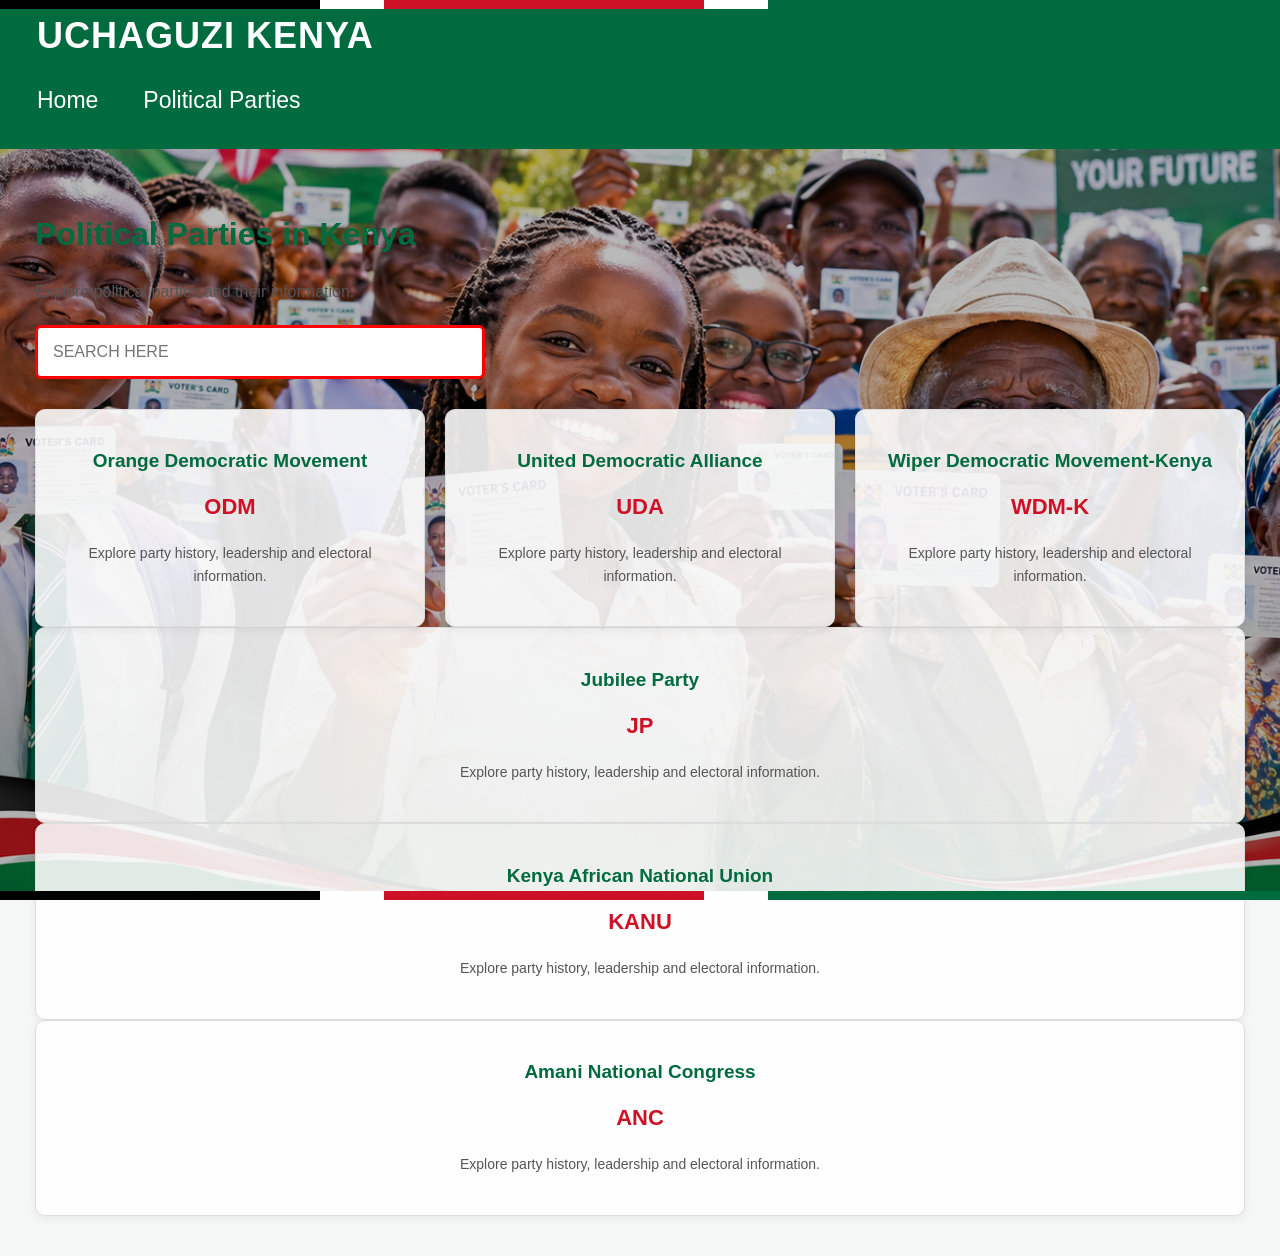
<file: parties.html>
<!DOCTYPE html>
<html lang="en">

<head>
    <meta charset="UTF-8">
    <meta name="viewport" content="width=device-width, initial-scale=1.0">

    <title>Political Parties | Uchaguzi Kenya</title>

    <link rel="stylesheet" href="style.css">
</head>

<body>

    <header>

        <h2>UCHAGUZI KENYA</h2>

        <nav>
            <a href="index.html">Home</a>
            <a href="parties.html">Political Parties</a>
        </nav>

    </header>

    <section>

        <h1>Political Parties in Kenya</h1>

        <p>Explore political parties and their information.</p>
        <input type="text" id="partySearch" placeholder="SEARCH HERE" style="display:block; width:450px; padding:15px; border:3px solid red;">

        <div class="parties-container">

            <div class="party-card">
                <h2>Orange Democratic Movement</h2>
                <h3>ODM</h3>
                <p>Explore party history, leadership and electoral information.</p>
            </div>

            <div class="party-card">
                <h2>United Democratic Alliance</h2>
                <h3>UDA</h3>
                <p>Explore party history, leadership and electoral information.</p>
            </div>

            <div class="party-card">
                <h2>Wiper Democratic Movement-Kenya</h2>
                <h3>WDM-K</h3>
                <p>Explore party history, leadership and electoral information.</p>
            </div>

        </div>
<div class="party-card">
    <h2>Jubilee Party</h2>
    <h3>JP</h3>
    <p>Explore party history, leadership and electoral information.</p>
</div>

<div class="party-card">
    <h2>Kenya African National Union</h2>
    <h3>KANU</h3>
    <p>Explore party history, leadership and electoral information.</p>
</div>

<div class="party-card">
    <h2>Amani National Congress</h2>
    <h3>ANC</h3>
    <p>Explore party history, leadership and electoral information.</p>
</div>
    </section>
    <script src="parties.js"></script>

</body>

</html>
</file>
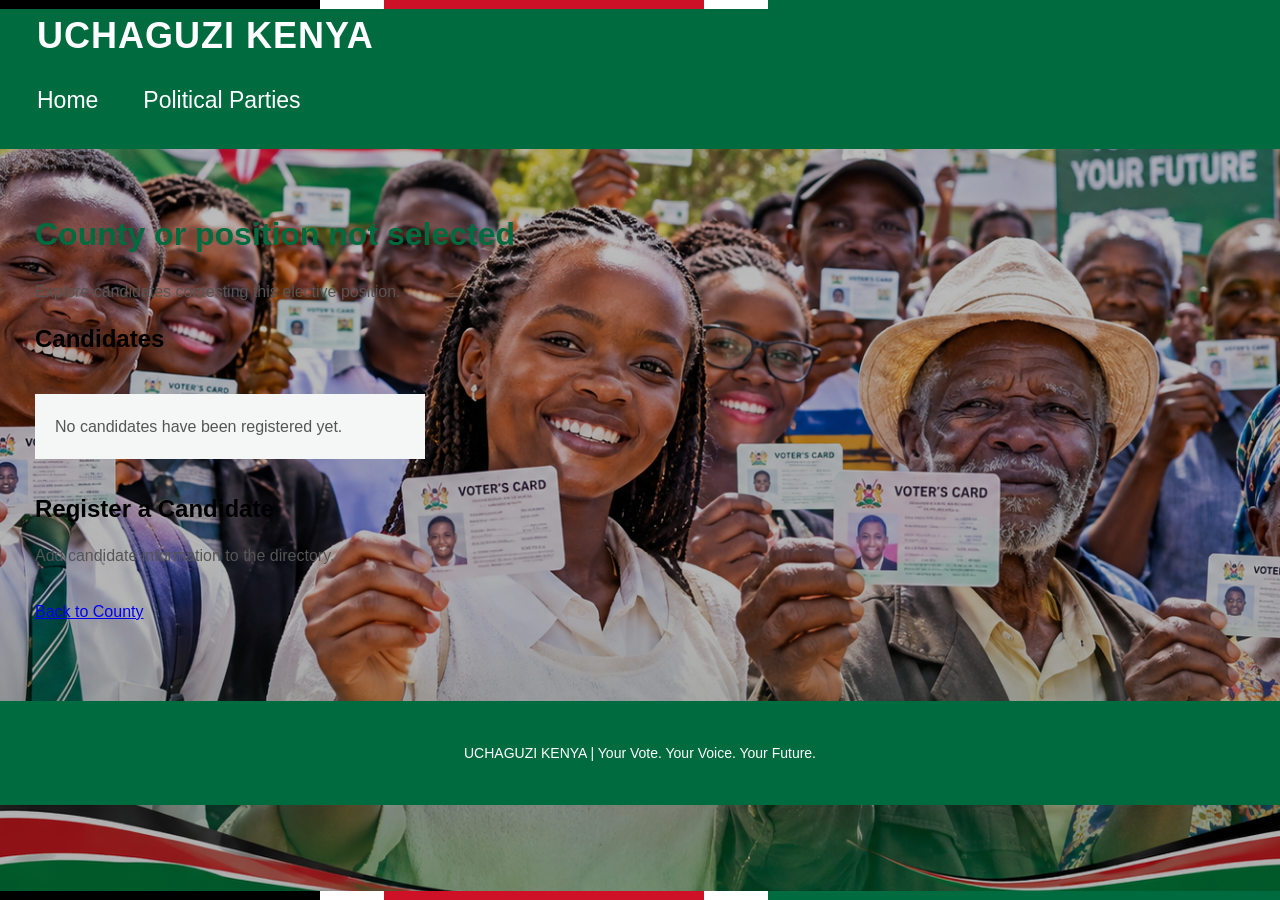
<file: position.html>
<!DOCTYPE html>
<html lang="en">

<head>
    <meta charset="UTF-8">
    <meta name="viewport" content="width=device-width, initial-scale=1.0">

    <title>Election Candidates | Uchaguzi Kenya</title>

    <link rel="stylesheet" href="style.css">

    <style>
        .candidate-container {
            display: grid;
            grid-template-columns: repeat(3, 1fr);
            gap: 20px;
            margin-top: 25px;
        }

        .candidate-card {
            background: white;
            border: 1px solid #ddd;
            border-radius: 10px;
            padding: 20px;
            color: inherit;
            text-decoration: none;
        }

        .candidate-card:hover {
            border-color: #006b3f;
            transform: translateY(-4px);
        }

        .candidate-photo {
            width: 100%;
            height: 190px;
            object-fit: cover;
            border-radius: 8px;
        }

        .candidate-form {
            background: white;
            padding: 25px;
            border: 1px solid #ddd;
            border-radius: 10px;
            max-width: 800px;
        }

        .candidate-form label {
            display: block;
            font-weight: bold;
            margin-top: 15px;
        }

        .candidate-form input,
        .candidate-form textarea {
            width: 100%;
            padding: 12px;
            margin-top: 8px;
            border: 1px solid #ccc;
            border-radius: 5px;
        }

        .candidate-form button {
            margin-top: 20px;
            border: none;
            cursor: pointer;
        }

        .empty-message {
            background: #f4f7f5;
            padding: 20px;
        }

        @media (max-width: 768px) {
            .candidate-container {
                grid-template-columns: 1fr;
            }
        }
    </style>

</head>

<body>

    <header>
        <h2>UCHAGUZI KENYA</h2>

        <nav>
            <a href="index.html">Home</a>
            <a href="parties.html">Political Parties</a>
        </nav>
    </header>

    <section>

        <h1 id="pageTitle">Election Candidates</h1>

        <p id="pageDescription">
            Explore candidates contesting this elective position.
        </p>

        <h2 id="candidateHeading">Candidates</h2>

        <div class="candidate-container" id="candidateContainer">
            <p class="empty-message">
                No candidates have been registered yet.
            </p>
        </div>

        <h2>Register a Candidate</h2>

        <p>Add candidate information to the directory.</p>

        <form class="candidate-form" id="candidateForm">

            <label for="candidateName">Candidate Full Name</label>
            <input type="text" id="candidateName" required>

            <label for="candidateParty">Political Party</label>
            <input type="text" id="candidateParty" required>

            <label for="candidatePhoto">Candidate Photograph</label>
            <input type="file" id="candidatePhoto" accept="image/*" required>

            <small>Maximum photograph size: 500 KB.</small>

            <label for="candidateBiography">Candidate Biography</label>
            <textarea id="candidateBiography" rows="5" required></textarea>

            <label for="candidateManifesto">Candidate Manifesto</label>
            <textarea id="candidateManifesto" rows="5" required></textarea>

            <button type="submit" class="main-button">
                Add Candidate
            </button>

            <p id="formMessage"></p>

        </form>

        <br>

        <a href="#" id="backButton" class="main-button">
            Back to County
        </a>

    </section>

    <footer>
        <p>UCHAGUZI KENYA | Your Vote. Your Voice. Your Future.</p>
    </footer>

    <script>

        const parameters = new URLSearchParams(window.location.search);

        const county = parameters.get("county");
        const position = parameters.get("position");

        const candidateForm = document.getElementById("candidateForm");
        const candidateContainer = document.getElementById("candidateContainer");
        const formMessage = document.getElementById("formMessage");

        if (county && position) {

            document.getElementById("pageTitle").textContent =
                county.toUpperCase() + " COUNTY - " + position.toUpperCase();

            document.getElementById("pageDescription").textContent =
                "Candidates contesting " + position + " in " + county + " County.";

            document.getElementById("candidateHeading").textContent =
                position + " Candidates";

            document.getElementById("backButton").href =
                "county.html?county=" + encodeURIComponent(county);

        } else {

            document.getElementById("pageTitle").textContent =
                "County or position not selected";

            candidateForm.style.display = "none";

            document.getElementById("backButton").href = "index.html";
        }

        function getStorageKey() {
            return "uchaguziCandidates_" + county + "_" + position;
        }

        function getCandidates() {

            return JSON.parse(
                localStorage.getItem(getStorageKey()) || "[]"
            );

        }

        function displayCandidates() {

            const candidates = getCandidates();

            candidateContainer.innerHTML = "";

            if (candidates.length === 0) {

                candidateContainer.innerHTML =
                    '<p class="empty-message">No candidates have been registered yet.</p>';

                return;
            }

            candidates.forEach(function(candidate) {

                const card = document.createElement("div");

                card.className = "candidate-card";

                const photo = document.createElement("img");

                photo.className = "candidate-photo";
                photo.src = candidate.photo;
                photo.alt = candidate.name;

                const name = document.createElement("h3");
                name.textContent = candidate.name;

                const party = document.createElement("p");
                party.textContent = "Political Party: " + candidate.party;

                const link = document.createElement("a");

                link.className = "main-button";
                link.textContent = "View Profile";

                link.href =
                    "candidate.html?county=" +
                    encodeURIComponent(county) +
                    "&position=" +
                    encodeURIComponent(position) +
                    "&candidate=" +
                    encodeURIComponent(candidate.id);

                card.appendChild(photo);
                card.appendChild(name);
                card.appendChild(party);
                card.appendChild(link);

                candidateContainer.appendChild(card);

            });

        }

        candidateForm.addEventListener("submit", function(event) {

            event.preventDefault();

            const name = document.getElementById("candidateName").value.trim();
            const party = document.getElementById("candidateParty").value.trim();
            const biography = document.getElementById("candidateBiography").value.trim();
            const manifesto = document.getElementById("candidateManifesto").value.trim();

            const photoFile = document.getElementById("candidatePhoto").files[0];

            if (!county || !position) {
                formMessage.textContent = "Select a county and position first.";
                return;
            }

            if (!photoFile) {
                formMessage.textContent = "Please select a photograph.";
                return;
            }

            if (photoFile.size > 500 * 1024) {
                formMessage.textContent = "Photograph must be below 500 KB.";
                return;
            }

            const reader = new FileReader();

            reader.onload = function() {

                const candidates = getCandidates();

                const newCandidate = {
                    id: Date.now().toString(),
                    name: name,
                    party: party,
                    photo: reader.result,
                    biography: biography,
                    manifesto: manifesto
                };

                candidates.push(newCandidate);

                try {

                    localStorage.setItem(
                        getStorageKey(),
                        JSON.stringify(candidates)
                    );

                    formMessage.textContent =
                        "Candidate successfully added!";

                    candidateForm.reset();

                    displayCandidates();

                } catch (error) {

                    formMessage.textContent =
                        "Unable to save candidate. Try a smaller photograph.";

                }

            };

            reader.readAsDataURL(photoFile);

        });

        if (county && position) {
            displayCandidates();
        }

    </script>

</body>
</html>
</file>
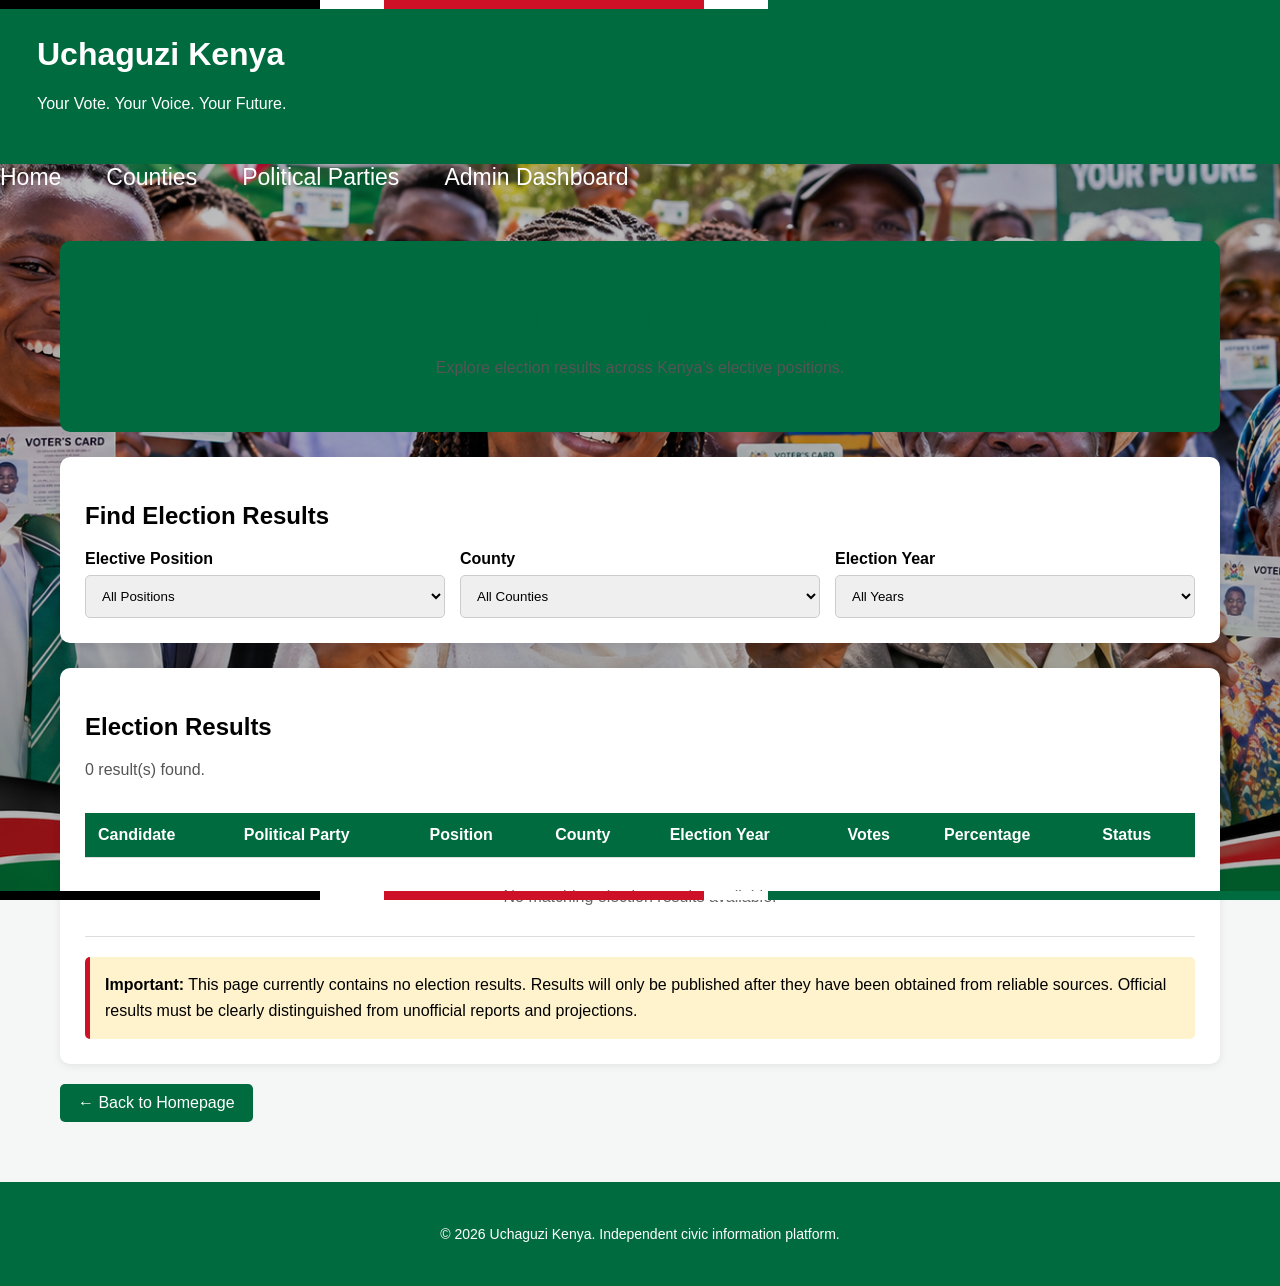
<file: results.html>
<!DOCTYPE html>
<html lang="en">
<head>
    <meta charset="UTF-8">
    <meta name="viewport" content="width=device-width, initial-scale=1.0">
    <title>Election Results | Uchaguzi Kenya</title>
    <link rel="stylesheet" href="style.css">

    <style>
        .results-container {
            max-width: 1200px;
            margin: 30px auto;
            padding: 20px;
        }

        .results-header {
            background: #006b3f;
            color: white;
            padding: 35px 20px;
            text-align: center;
            border-radius: 10px;
        }

        .results-header h1 {
            margin-bottom: 10px;
        }

        .filter-section {
            background: white;
            padding: 25px;
            margin-top: 25px;
            border-radius: 10px;
            box-shadow: 0 2px 8px rgba(0,0,0,0.08);
        }

        .filter-section h2 {
            margin-bottom: 20px;
        }

        .filter-controls {
            display: grid;
            grid-template-columns: repeat(auto-fit, minmax(200px, 1fr));
            gap: 15px;
        }

        .filter-controls label {
            display: block;
            margin-bottom: 7px;
            font-weight: bold;
        }

        .filter-controls select {
            width: 100%;
            padding: 12px;
            border: 1px solid #ccc;
            border-radius: 5px;
        }

        .results-table-section {
            background: white;
            padding: 25px;
            margin-top: 25px;
            border-radius: 10px;
            box-shadow: 0 2px 8px rgba(0,0,0,0.08);
        }

        .results-table-section h2 {
            margin-bottom: 15px;
        }

        .table-wrapper {
            overflow-x: auto;
        }

        table {
            width: 100%;
            border-collapse: collapse;
            margin-top: 15px;
        }

        th, td {
            padding: 13px;
            text-align: left;
            border-bottom: 1px solid #ddd;
        }

        th {
            background: #006b3f;
            color: white;
        }

        .status {
            display: inline-block;
            padding: 6px 10px;
            border-radius: 5px;
            font-size: 13px;
            font-weight: bold;
        }

        .verified {
            background: #d4edda;
            color: #155724;
        }

        .unofficial {
            background: #fff3cd;
            color: #856404;
        }

        .notice {
            margin-top: 20px;
            padding: 15px;
            background: #fff3cd;
            border-left: 5px solid #ce1126;
            border-radius: 5px;
            line-height: 1.6;
        }

        .back-link {
            display: inline-block;
            margin-top: 20px;
            padding: 10px 18px;
            background: #006b3f;
            color: white;
            text-decoration: none;
            border-radius: 5px;
        }

        .back-link:hover {
            background: #004d2d;
        }

        .empty-results {
            text-align: center;
            padding: 30px;
            color: #666;
        }
    </style>
</head>

<body>

<header>
    <h1>Uchaguzi Kenya</h1>
    <p>Your Vote. Your Voice. Your Future.</p>
</header>

<nav>
    <a href="index.html">Home</a>
    <a href="county.html">Counties</a>
    <a href="parties.html">Political Parties</a>
    <a href="admin.html">Admin Dashboard</a>
</nav>

<main class="results-container">

    <section class="results-header">
        <h1>Kenya Election Results Centre</h1>
        <p>Explore election results across Kenya's elective positions.</p>
    </section>

    <section class="filter-section">

        <h2>Find Election Results</h2>

        <div class="filter-controls">

            <div>
                <label for="electionType">Elective Position</label>
                <select id="electionType">
                    <option value="all">All Positions</option>
                    <option value="President">President</option>
                    <option value="Governor">Governor</option>
                    <option value="Senator">Senator</option>
                    <option value="Woman Representative">Woman Representative</option>
                    <option value="Member of Parliament">Member of Parliament</option>
                    <option value="MCA">Member of County Assembly (MCA)</option>
                </select>
            </div>

            <div>
                <label for="countySelect">County</label>
                <select id="countySelect">
                    <option value="all">All Counties</option>
                    <option value="Mombasa">Mombasa</option>
                    <option value="Kwale">Kwale</option>
                    <option value="Kilifi">Kilifi</option>
                    <option value="Tana River">Tana River</option>
                    <option value="Lamu">Lamu</option>
                    <option value="Taita Taveta">Taita Taveta</option>
                    <option value="Garissa">Garissa</option>
                    <option value="Wajir">Wajir</option>
                    <option value="Mandera">Mandera</option>
                    <option value="Marsabit">Marsabit</option>
                    <option value="Isiolo">Isiolo</option>
                    <option value="Meru">Meru</option>
                    <option value="Tharaka Nithi">Tharaka Nithi</option>
                    <option value="Embu">Embu</option>
                    <option value="Kitui">Kitui</option>
                    <option value="Machakos">Machakos</option>
                    <option value="Makueni">Makueni</option>
                    <option value="Nyandarua">Nyandarua</option>
                    <option value="Nyeri">Nyeri</option>
                    <option value="Kirinyaga">Kirinyaga</option>
                    <option value="Murang'a">Murang'a</option>
                    <option value="Kiambu">Kiambu</option>
                    <option value="Turkana">Turkana</option>
                    <option value="West Pokot">West Pokot</option>
                    <option value="Samburu">Samburu</option>
                    <option value="Trans Nzoia">Trans Nzoia</option>
                    <option value="Uasin Gishu">Uasin Gishu</option>
                    <option value="Elgeyo Marakwet">Elgeyo Marakwet</option>
                    <option value="Nandi">Nandi</option>
                    <option value="Baringo">Baringo</option>
                    <option value="Laikipia">Laikipia</option>
                    <option value="Nakuru">Nakuru</option>
                    <option value="Narok">Narok</option>
                    <option value="Kajiado">Kajiado</option>
                    <option value="Kericho">Kericho</option>
                    <option value="Bomet">Bomet</option>
                    <option value="Kakamega">Kakamega</option>
                    <option value="Vihiga">Vihiga</option>
                    <option value="Bungoma">Bungoma</option>
                    <option value="Busia">Busia</option>
                    <option value="Siaya">Siaya</option>
                    <option value="Kisumu">Kisumu</option>
                    <option value="Homa Bay">Homa Bay</option>
                    <option value="Migori">Migori</option>
                    <option value="Kisii">Kisii</option>
                    <option value="Nyamira">Nyamira</option>
                    <option value="Nairobi">Nairobi</option>
                </select>
            </div>

            <div>
                <label for="yearSelect">Election Year</label>
                <select id="yearSelect">
                    <option value="all">All Years</option>
                    <option value="2022">2022</option>
                    <option value="2017">2017</option>
                    <option value="2013">2013</option>
                </select>
            </div>

        </div>

    </section>

    <section class="results-table-section">

        <h2>Election Results</h2>

        <p id="resultCount">No results available.</p>

        <div class="table-wrapper">

            <table>
                <thead>
                    <tr>
                        <th>Candidate</th>
                        <th>Political Party</th>
                        <th>Position</th>
                        <th>County</th>
                        <th>Election Year</th>
                        <th>Votes</th>
                        <th>Percentage</th>
                        <th>Status</th>
                    </tr>
                </thead>

                <tbody id="resultsTable">
                    <tr>
                        <td colspan="8" class="empty-results">
                            No election results have been added yet.
                        </td>
                    </tr>
                </tbody>

            </table>

        </div>

        <div class="notice">
            <strong>Important:</strong> This page currently contains no election
            results. Results will only be published after they have been obtained
            from reliable sources. Official results must be clearly distinguished
            from unofficial reports and projections.
        </div>

    </section>

    <a href="index.html" class="back-link">← Back to Homepage</a>

</main>

<footer>
    <p>&copy; 2026 Uchaguzi Kenya. Independent civic information platform.</p>
</footer>

<script>
    const electionType = document.getElementById("electionType");
    const countySelect = document.getElementById("countySelect");
    const yearSelect = document.getElementById("yearSelect");

    function filterResults() {
        const position = electionType.value;
        const county = countySelect.value;
        const year = yearSelect.value;

        const results = JSON.parse(
            localStorage.getItem("uchaguziResults") || "[]"
        );

        const filteredResults = results.filter(result => {
            const matchesPosition =
                position === "all" || result.position === position;

            const matchesCounty =
                county === "all" || result.county === county;

            const matchesYear =
                year === "all" || String(result.year) === year;

            return matchesPosition && matchesCounty && matchesYear;
        });

        const table = document.getElementById("resultsTable");
        const resultCount = document.getElementById("resultCount");

        table.innerHTML = "";

        resultCount.textContent =
            filteredResults.length + " result(s) found.";

        if (filteredResults.length === 0) {
            table.innerHTML = `
                <tr>
                    <td colspan="8" class="empty-results">
                        No matching election results available.
                    </td>
                </tr>
            `;
            return;
        }

        filteredResults.forEach(result => {
            const row = document.createElement("tr");

            const values = [
                result.candidate,
                result.party,
                result.position,
                result.county,
                result.year,
                result.votes,
                result.percentage + "%",
                result.status
            ];

            values.forEach(value => {
                const cell = document.createElement("td");
                cell.textContent = value ?? "";
                row.appendChild(cell);
            });

            table.appendChild(row);
        });
    }

    electionType.addEventListener("change", filterResults);
    countySelect.addEventListener("change", filterResults);
    yearSelect.addEventListener("change", filterResults);

    filterResults();
</script>

</body>
</html>
</file>
<file: style.css>
/* =========================================
   UCHAGUZI KENYA - COMPLETE WEBSITE DESIGN
========================================= */

/* GENERAL SETTINGS */

* {
    box-sizing: border-box;
}

body {
    margin: 0;
    padding: 0;
    font-family: Arial, sans-serif;
    background-color: #f4f7f5;
    color: #000000;
}

/* =========================================
   WEBSITE HEADER
========================================= */

header {
    background-color: #006b3f;
    color: white;
    padding: 25px 35px;
    display: flex;
    justify-content: space-between;
    align-items: center;
    flex-wrap: wrap;
}

header h2 {
    margin: 0;
    font-size: 28px;
    letter-spacing: 1px;
}

/* NAVIGATION */

nav {
    display: flex;
    gap: 25px;
    flex-wrap: wrap;
}

nav a {
    color: white;
    text-decoration: none;
    font-size: 16px;
    font-weight: bold;
}

nav a:hover {
    color: #ce1126;
}

/* =========================================
   GENERAL SECTIONS
========================================= */

section {
    padding: 40px 35px;
}

section h1 {
    font-size: 32px;
    color: #006b3f;
}

section p {
    font-size: 16px;
    color: #555555;
    line-height: 1.6;
}

/* =========================================
   ELECTIVE POSITIONS
========================================= */

.positions-container {
    display: grid;
    grid-template-columns: repeat(3, minmax(0, 1fr));
    gap: 20px;
    width: 100%;
    margin-top: 30px;
}

.position-card {
    background-color: white;
    padding: 25px;
    border: 1px solid #dddddd;
    border-radius: 10px;
    text-align: center;
    box-shadow: 0 3px 8px rgba(0, 0, 0, 0.06);
    transition: 0.3s;
}

.position-card h2 {
    color: #006b3f;
    font-size: 20px;
}

.position-card p {
    font-size: 14px;
    color: #555555;
}

/* =========================================
   POLITICAL PARTIES DIRECTORY
========================================= */

.parties-container {
    display: grid;
    grid-template-columns: repeat(3, minmax(0, 1fr));
    gap: 20px;
    width: 100%;
    margin-top: 30px;
}

.party-card {
    display: block;
    width: 100%;
    min-height: 160px;
    background-color: white;
    padding: 25px;
    border: 1px solid #dddddd;
    border-radius: 10px;
    text-align: center;
    box-shadow: 0 3px 8px rgba(0, 0, 0, 0.06);
    transition: 0.3s;
}

.party-card h2 {
    color: #006b3f;
    font-size: 19px;
}

.party-card h3 {
    color: #ce1126;
    font-size: 22px;
}

.party-card p {
    color: #555555;
    font-size: 14px;
}

/* POLITICAL PARTY SEARCH */

#partySearch {
    display: block;
    width: 100%;
    max-width: 450px;
    padding: 14px;
    margin: 20px 0;
    border: 1px solid #cccccc;
    border-radius: 6px;
    font-size: 16px;
    outline: none;
}

#partySearch:focus {
    border-color: #006b3f;
    box-shadow: 0 0 5px rgba(0, 107, 63, 0.2);
}

/* =========================================
   COUNTY DIRECTORY
========================================= */

.counties-container {
    display: grid;
    grid-template-columns: repeat(4, minmax(0, 1fr));
    gap: 15px;
    width: 100%;
    margin-top: 30px;
}

.county-card {
    display: block;
    width: 100%;
    background-color: white;
    padding: 22px;
    text-align: center;
    border: 1px solid #dddddd;
    border-radius: 10px;
    color: #006b3f;
    font-weight: bold;
    cursor: pointer;
    box-shadow: 0 3px 8px rgba(0, 0, 0, 0.06);
    transition: 0.3s;
}

/* COUNTY SEARCH */

#countySearch {
    display: block;
    width: 100%;
    max-width: 450px;
    padding: 14px;
    margin: 20px 0;
    border: 1px solid #cccccc;
    border-radius: 6px;
    font-size: 16px;
    outline: none;
}

#countySearch:focus {
    border-color: #006b3f;
}

/* COUNTY INFORMATION */

#countyDetails {
    background-color: white;
    padding: 25px;
    margin-top: 30px;
    border-radius: 10px;
    border: 1px solid #dddddd;
}

#countyDetails h2 {
    color: #006b3f;
}

/* =========================================
   HOVER EFFECTS
========================================= */

.position-card:hover,
.party-card:hover,
.county-card:hover {
    transform: translateY(-5px);
    border-color: #006b3f;
    box-shadow: 0 5px 15px rgba(0, 107, 63, 0.15);
}

.county-card:hover {
    background-color: #006b3f;
    color: white;
}

/* =========================================
   FOOTER
========================================= */

footer {
    background-color: #006b3f;
    color: white;
    text-align: center;
    padding: 30px;
    margin-top: 40px;
}

footer p {
    color: white;
    font-size: 14px;
}

/* =========================================
   TABLET RESPONSIVENESS
========================================= */

@media screen and (max-width: 900px) {

    .positions-container,
    .parties-container {
        grid-template-columns: repeat(2, minmax(0, 1fr));
    }

    .counties-container {
        grid-template-columns: repeat(3, minmax(0, 1fr));
    }

    header {
        gap: 20px;
    }
}

/* =========================================
   MOBILE RESPONSIVENESS
========================================= */

@media screen and (max-width: 600px) {

    .positions-container,
    .parties-container {
        grid-template-columns: 1fr;
    }

    .counties-container {
        grid-template-columns: repeat(2, minmax(0, 1fr));
    }

    section {
        padding: 25px 15px;
    }

    section h1 {
        font-size: 25px;
    }

    header {
        padding: 20px 15px;
    }

    header h2 {
        font-size: 23px;
    }

    nav {
        gap: 12px;
    }

    nav a {
        font-size: 14px;
    }

    .party-card,
    .position-card {
        padding: 20px;
    }
}/* PARTY SUBMISSION FORM */

#partyForm {
    max-width: 550px;
    background: white;
    padding: 25px;
    border-radius: 10px;
    box-shadow: 0 3px 8px rgba(0, 0, 0, 0.06);
}

#partyForm label {
    display: block;
    margin-top: 15px;
    margin-bottom: 8px;
    font-weight: bold;
}

#partyForm input {
    width: 100%;
    padding: 13px;
    border: 1px solid #cccccc;
    border-radius: 6px;
    font-size: 16px;
}

#partyForm button {
    margin-top: 20px;
    padding: 13px 25px;
    background: #006b3f;
    color: white;
    border: none;
    border-radius: 6px;
    cursor: pointer;
    font-size: 16px;
}

#partyForm button:hover {
    background: #004d2d;
}

#submissionMessage {
    color: #006b3f;
    font-weight: bold;
}/* HOMEPAGE HORIZONTAL LAYOUT */

.positions-container {
    display: grid;
    grid-template-columns: repeat(3, 1fr);
    gap: 20px;
    width: 100%;
}

.counties-container {
    display: grid;
    grid-template-columns: repeat(4, 1fr);
    gap: 15px;
    width: 100%;
}

.parties-container {
    display: grid;
    grid-template-columns: repeat(3, 1fr);
    gap: 20px;
    width: 100%;
}

/* RESPONSIVE LAYOUT */

@media (max-width: 900px) {
    .positions-container,
    .parties-container {
        grid-template-columns: repeat(2, 1fr);
    }

    .counties-container {
        grid-template-columns: repeat(3, 1fr);
    }
}

@media (max-width: 600px) {
    .positions-container,
    .parties-container,
    .counties-container {
        grid-template-columns: repeat(1, 1fr);
    }
}/* HOMEPAGE DESIGN - SCREENSHOT STYLE */

header {
    display: block;
    background-color: #006b3f;
    color: white;
    padding: 15px 37px 35px;
}

header h2 {
    font-size: 36px;
    margin: 0 0 30px 0;
}

nav {
    display: flex;
    flex-direction: row;
    gap: 45px;
}

nav a {
    color: white;
    font-size: 23px;
    font-weight: normal;
}

.hero {
    background-color: #f4f7f5;
    color: #006b3f;
    text-align: left;
    padding: 85px 37px;
    min-height: 320px;
}

.hero h1 {
    font-size: 50px;
    margin-bottom: 25px;
    color: #006b3f;
}

.hero p {
    font-size: 24px;
    color: #555;
}/* UCHAGUZI KENYA - PLATFORM-WIDE BACKGROUND */

body {
    background-image:
        linear-gradient(
            rgba(0, 35, 18, 0.68),
            rgba(0, 0, 0, 0.72)
        ),
        url("voters-background.png") !important;

    background-size: cover !important;
    background-position: center center !important;
    background-repeat: no-repeat !important;
    background-attachment: fixed !important;
    min-height: 100vh;
}

/* Keep website content readable */

.panel,
.card,
.candidate-card,
.county-card,
.party-card,
.form-container {
    background-color: rgba(255, 255, 255, 0.96);
}/* UCHAGUZI KENYA - IMPROVED PLATFORM BACKGROUND */

body {
    background-image:
        linear-gradient(
            rgba(0, 0, 0, 0.25),
            rgba(0, 0, 0, 0.30)
        ),
        url("voters-background.png") !important;

    background-size: cover !important;
    background-position: center center !important;
    background-repeat: no-repeat !important;
    background-attachment: fixed !important;
    min-height: 100vh;
}

/* KENYAN FLAG COLOURS AT THE TOP */

body::before {
    content: "";
    position: fixed;
    top: 0;
    left: 0;
    width: 100%;
    height: 9px;
    background: linear-gradient(
        to right,
        #000000 0%,
        #000000 25%,
        #ffffff 25%,
        #ffffff 30%,
        #ce1126 30%,
        #ce1126 55%,
        #ffffff 55%,
        #ffffff 60%,
        #006b3f 60%,
        #006b3f 100%
    );
    z-index: 9999;
}

/* KENYAN FLAG COLOURS AT THE BOTTOM */

body::after {
    content: "";
    position: fixed;
    bottom: 0;
    left: 0;
    width: 100%;
    height: 9px;
    background: linear-gradient(
        to right,
        #000000 0%,
        #000000 25%,
        #ffffff 25%,
        #ffffff 30%,
        #ce1126 30%,
        #ce1126 55%,
        #ffffff 55%,
        #ffffff 60%,
        #006b3f 60%,
        #006b3f 100%
    );
    z-index: 9999;
}

/* MAKE CONTENT PANELS LESS OPAQUE */

.panel,
.card,
.candidate-card,
.county-card,
.party-card,
.form-container {
    background-color: rgba(255, 255, 255, 0.88) !important;
}
</file>
